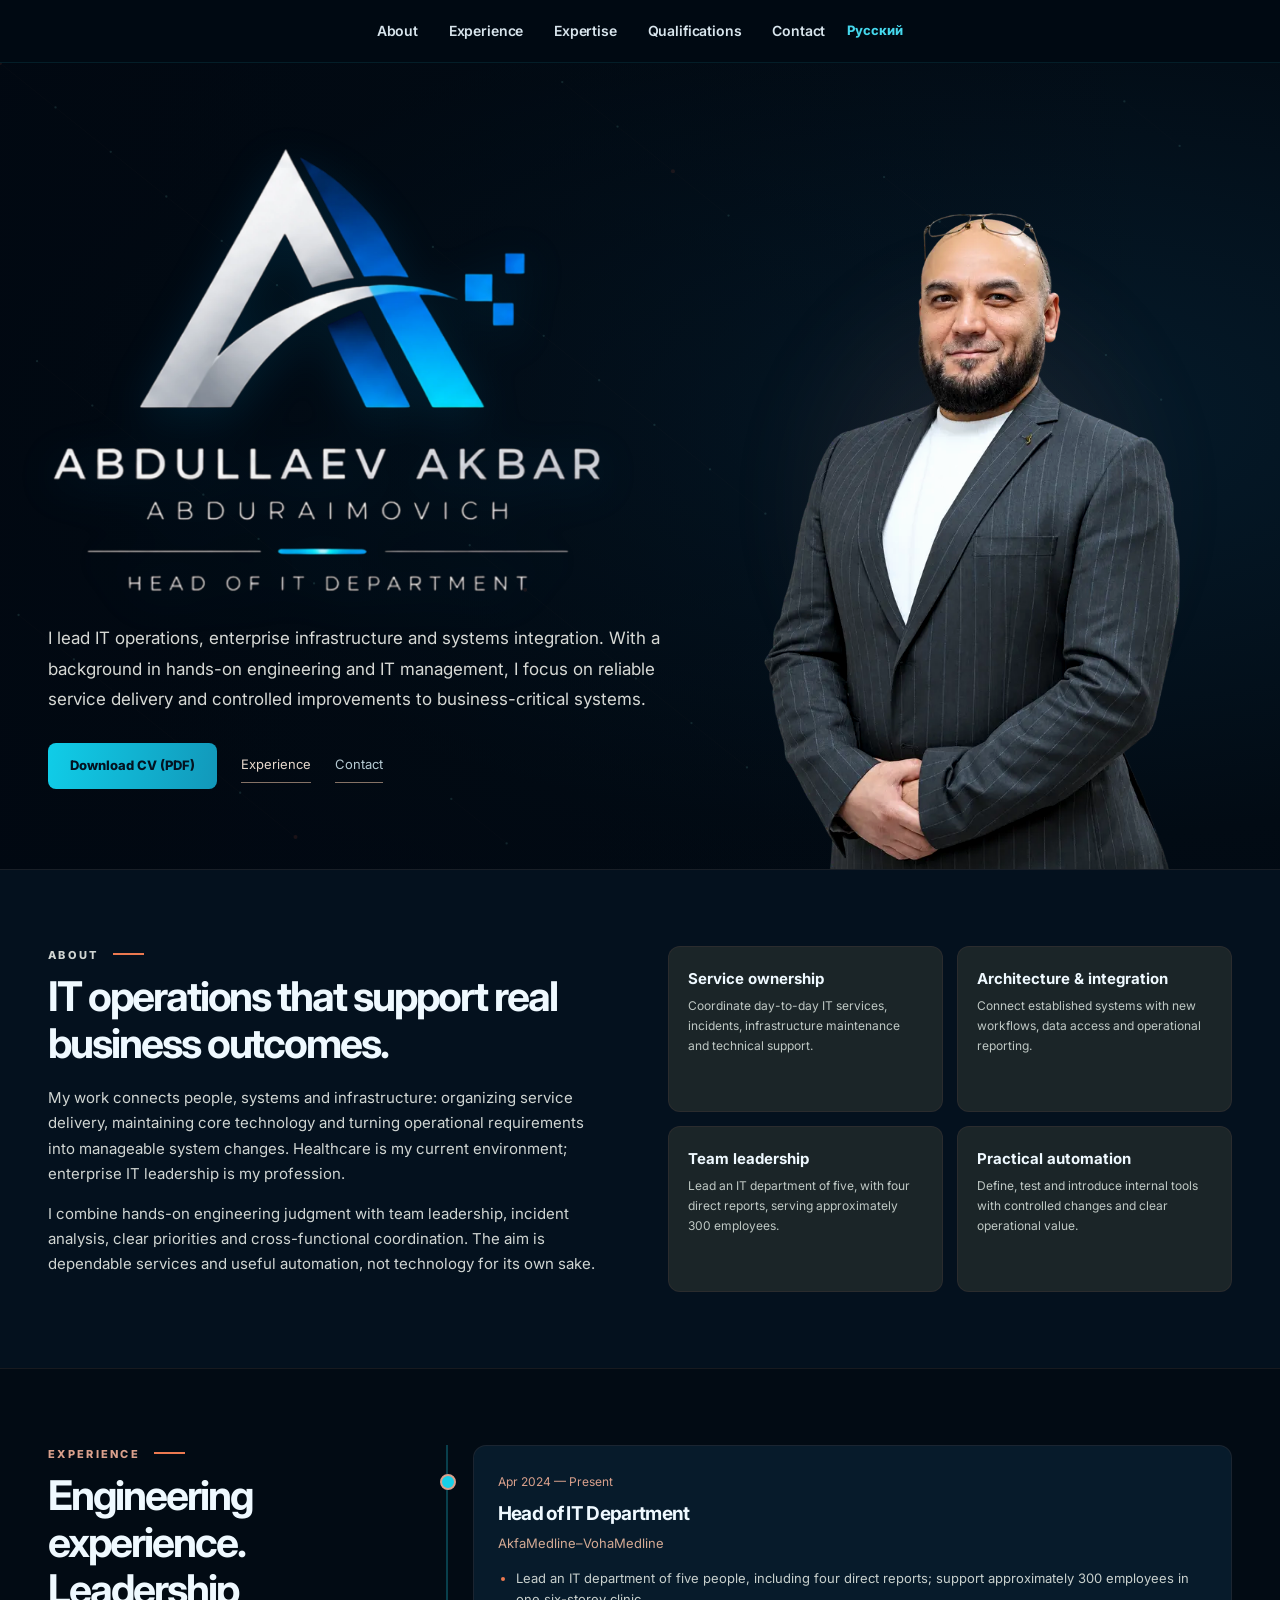
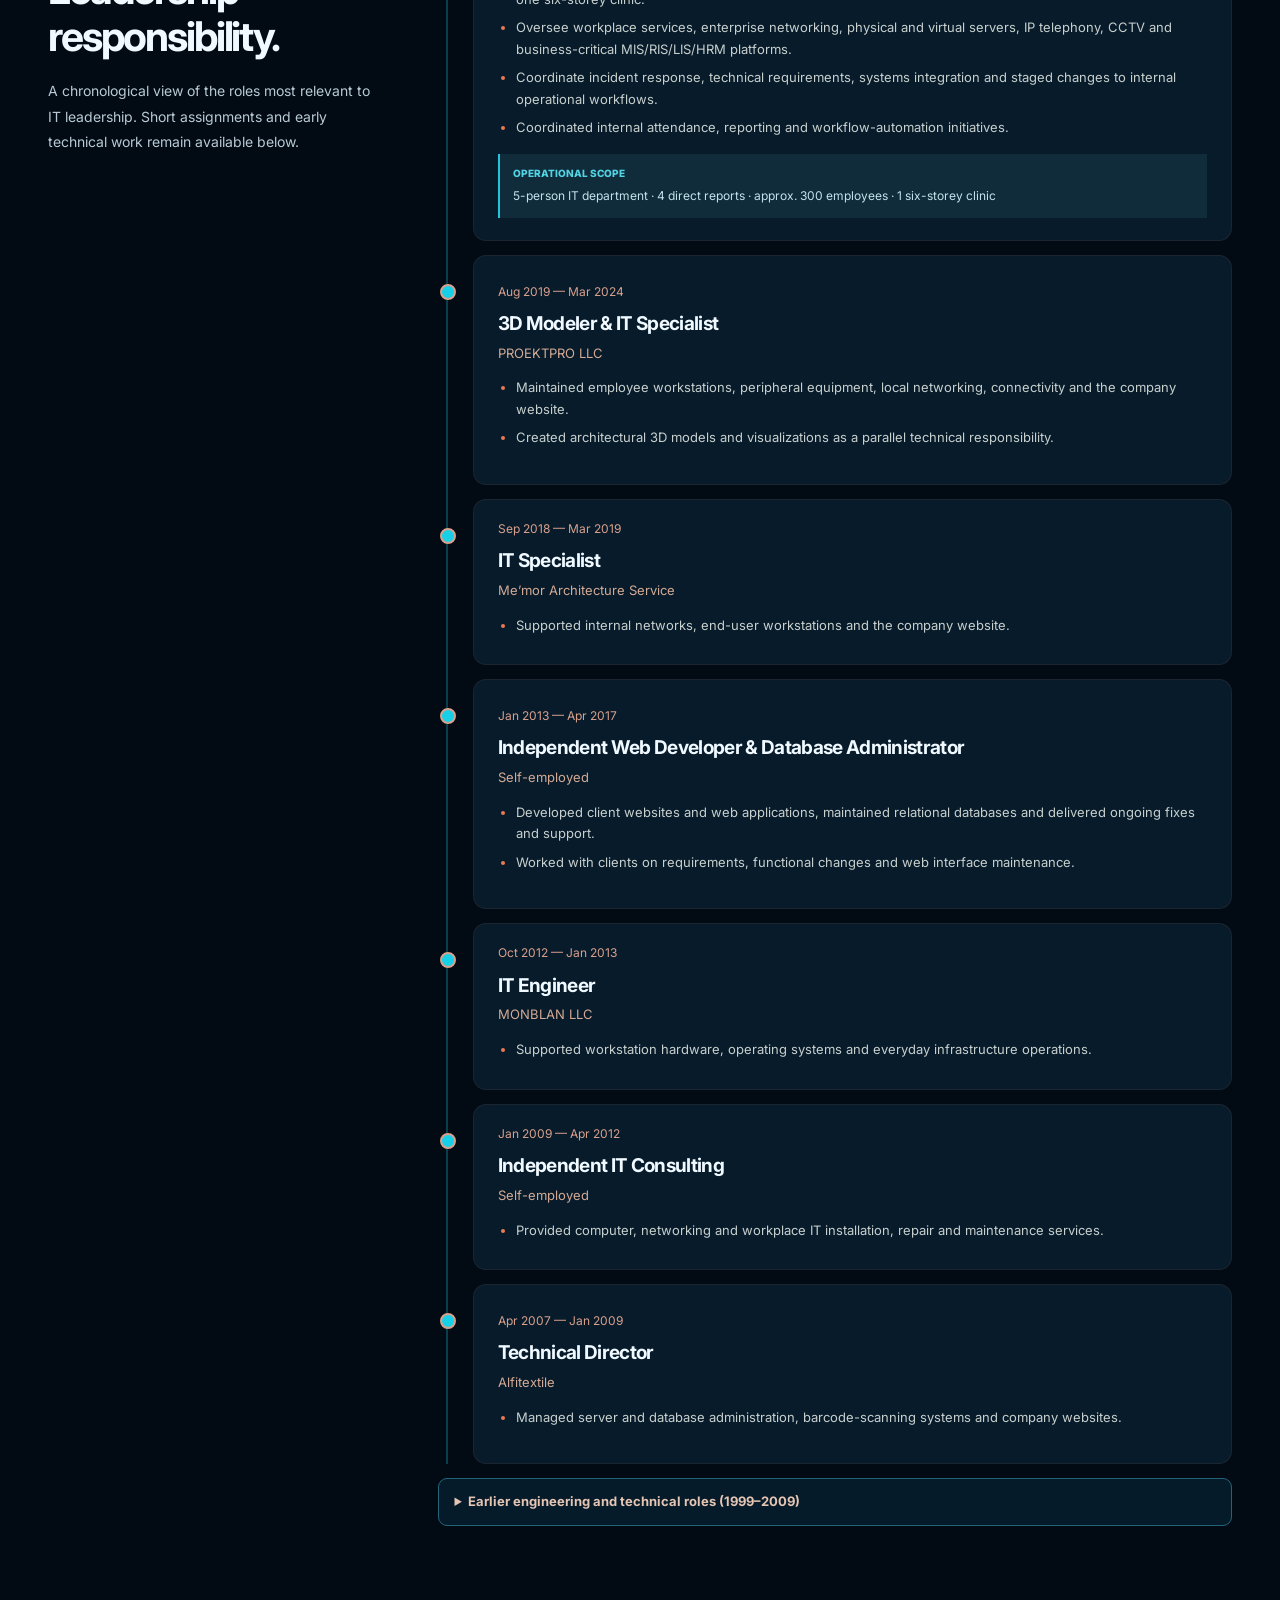
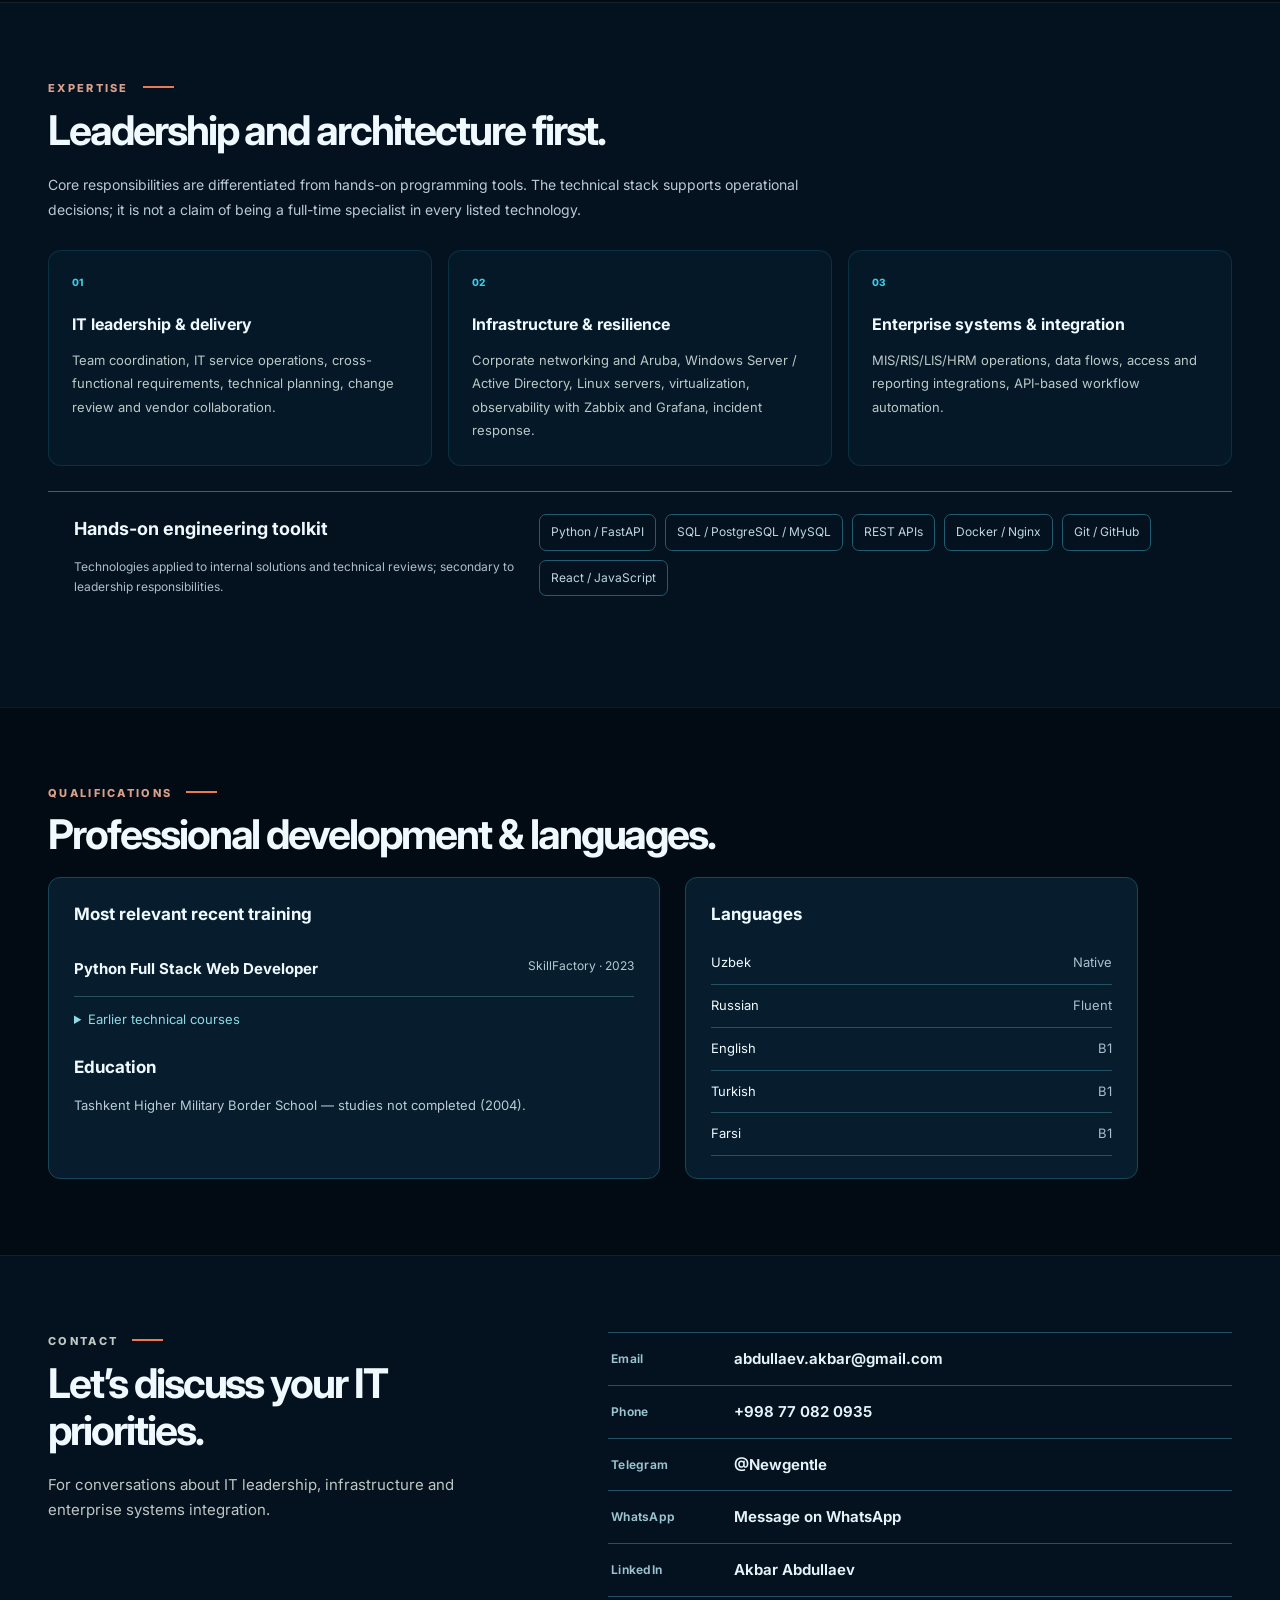
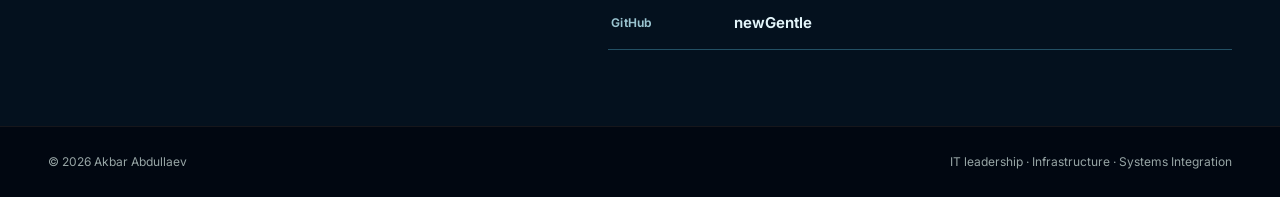
<file: index.html>
<!doctype html><html lang="en"><head><meta charset="utf-8"><link rel="icon" type="image/svg+xml" href="assets/brand-favicon-v6.svg"><link rel="icon" type="image/png" sizes="32x32" href="assets/brand-favicon-v6-32.png"><link rel="shortcut icon" href="favicon.ico" type="image/x-icon"><link rel="apple-touch-icon" sizes="180x180" href="assets/brand-favicon-v6-180.png"><meta name="viewport" content="width=device-width, initial-scale=1"><meta name="theme-color" content="#0b1215"><title>Akbar Abdullaev — Head of IT Department</title><meta name="description" content="Over 20 years in IT infrastructure, systems operations and integration. Currently leading the IT department at AkfaMedline–VohaMedline, supporting approximately 300 employees in one six-storey clinic."><link rel="stylesheet" href="assets/style.css"><link rel="stylesheet" href="assets/executive-design.css"><link rel="stylesheet" href="assets/editorial-upgrade.css"><script defer src="assets/app.js"></script><script src="assets/executive-globe.js" defer></script><link rel="canonical" href="https://newgentle.github.io/"><link rel="alternate" hreflang="en" href="https://newgentle.github.io/"><link rel="alternate" hreflang="ru" href="https://newgentle.github.io/ru/"><meta property="og:type" content="profile"><meta property="og:title" content="Akbar Abdullaev — Head of IT Department"><meta property="og:description" content="Head of IT: 20+ years in technology, leading a five-person team supporting ~300 employees. IT operations, infrastructure and systems integration."><meta property="og:url" content="https://newgentle.github.io/"><meta property="og:image" content="https://newgentle.github.io/assets/og-en.png"><meta property="og:image:width" content="1200"><meta property="og:image:height" content="630"><meta property="og:image:alt" content="Akbar Abdullaev — Head of IT"><meta name="twitter:card" content="summary_large_image"><meta name="twitter:image" content="https://newgentle.github.io/assets/og-en.png"></head><body><a class="skip" href="#main">Skip to content</a><header class="nav"><div class="wrap navin"><nav id="navlinks" class="navlinks" aria-label="Navigation"><a href="#about">About</a><a href="#experience">Experience</a><a href="#expertise">Expertise</a><a href="#qualifications">Qualifications</a><a href="#contact">Contact</a></nav><div class="navact"><a class="lang" href="ru/" hreflang="ru">Русский</a></div><button type="button" class="menubtn" aria-label="Menu" aria-expanded="false" aria-controls="navlinks">☰</button></div><div class="progress" aria-hidden="true"></div></header>
<main id="main"><section id="top" class="hero"><canvas id="executive-globe" aria-hidden="true"></canvas><canvas id="ambient" aria-hidden="true"></canvas><div class="wrap hero-layout"><div class="hero-copy"><h1 class="visually-hidden">Akbar Abdullaev — Head of IT Department</h1><div class="hero-emblem" role="img" aria-label="Personal monogram of Akbar Abdullaev"><img src="assets/personal-logo-transparent-v9.webp" alt="" width="1290" height="1062" decoding="async"></div><p class="intro">I lead IT operations, enterprise infrastructure and systems integration. With a background in hands-on engineering and IT management, I focus on reliable service delivery and controlled improvements to business-critical systems.</p><div class="actions"><a class="btn" href="assets/Akbar_Abdullaev_CV_EN.pdf" download>Download CV (PDF) </a><a href="#experience" class="textlink">Experience </a><a href="#contact" class="textlink textlink--quiet">Contact </a></div></div><div class="portrait"><img src="assets/portrait.webp" width="600" height="900" fetchpriority="high" alt="Portrait of Akbar Abdullaev"></div></div></section>
<section class="section" id="about"><div class="wrap summary-grid"><div><p class="micro">ABOUT</p><h2>IT operations that support real business outcomes.</h2><p>My work connects people, systems and infrastructure: organizing service delivery, maintaining core technology and turning operational requirements into manageable system changes. Healthcare is my current environment; enterprise IT leadership is my profession.</p><p>I combine hands-on engineering judgment with team leadership, incident analysis, clear priorities and cross-functional coordination. The aim is dependable services and useful automation, not technology for its own sake.</p></div><div class="featurelist"><article class="feature appear"><b>Service ownership</b><p>Coordinate day-to-day IT services, incidents, infrastructure maintenance and technical support.</p></article><article class="feature appear"><b>Architecture &amp; integration</b><p>Connect established systems with new workflows, data access and operational reporting.</p></article><article class="feature appear"><b>Team leadership</b><p>Lead an IT department of five, with four direct reports, serving approximately 300 employees.</p></article><article class="feature appear"><b>Practical automation</b><p>Define, test and introduce internal tools with controlled changes and clear operational value.</p></article></div></div></section>
<section class="section" id="experience"><div class="wrap experience-layout"><div><p class="micro">EXPERIENCE</p><h2>Engineering experience. Leadership responsibility.</h2><p class="section-subtext">A chronological view of the roles most relevant to IT leadership. Short assignments and early technical work remain available below.</p></div><div><div class="timeline"><article class="job appear"><time>Apr 2024 — Present</time><h3>Head of IT Department</h3><div class="org">AkfaMedline–VohaMedline</div><ul><li>Lead an IT department of five people, including four direct reports; support approximately 300 employees in one six-storey clinic.</li><li>Oversee workplace services, enterprise networking, physical and virtual servers, IP telephony, CCTV and business-critical MIS/RIS/LIS/HRM platforms.</li><li>Coordinate incident response, technical requirements, systems integration and staged changes to internal operational workflows.</li><li>Coordinated internal attendance, reporting and workflow-automation initiatives.</li></ul><p class="job-impact"><span>OPERATIONAL SCOPE</span>5-person IT department · 4 direct reports · approx. 300 employees · 1 six-storey clinic</p></article><article class="job appear"><time>Aug 2019 — Mar 2024</time><h3>3D Modeler &amp; IT Specialist</h3><div class="org">PROEKTPRO LLC</div><ul><li>Maintained employee workstations, peripheral equipment, local networking, connectivity and the company website.</li><li>Created architectural 3D models and visualizations as a parallel technical responsibility.</li></ul></article><article class="job appear job--brief"><time>Sep 2018 — Mar 2019</time><h3>IT Specialist</h3><div class="org">Me’mor Architecture Service</div><ul><li>Supported internal networks, end-user workstations and the company website.</li></ul></article><article class="job appear"><time>Jan 2013 — Apr 2017</time><h3>Independent Web Developer &amp; Database Administrator</h3><div class="org">Self-employed</div><ul><li>Developed client websites and web applications, maintained relational databases and delivered ongoing fixes and support.</li><li>Worked with clients on requirements, functional changes and web interface maintenance.</li></ul></article><article class="job appear job--brief"><time>Oct 2012 — Jan 2013</time><h3>IT Engineer</h3><div class="org">MONBLAN LLC</div><ul><li>Supported workstation hardware, operating systems and everyday infrastructure operations.</li></ul></article><article class="job appear job--brief"><time>Jan 2009 — Apr 2012</time><h3>Independent IT Consulting</h3><div class="org">Self-employed</div><ul><li>Provided computer, networking and workplace IT installation, repair and maintenance services.</li></ul></article><article class="job appear"><time>Apr 2007 — Jan 2009</time><h3>Technical Director</h3><div class="org">Alfitextile</div><ul><li>Managed server and database administration, barcode-scanning systems and company websites.</li></ul></article></div><details class="earlier"><summary>Earlier engineering and technical roles (1999–2009)</summary><ul><li>2009 — Technical Director, VIA Karavan Studio (overlapping independent work)</li><li>2007 — Technical Operator, Zarafshan Trans</li><li>2005–2006 — IT Specialist, Socio-Economic College</li><li>2005 — Technical Operator, Yuldosh Co. / Uzbekistan Railways</li><li>2004–2005 — IT Training Volunteer, IATP / IREX</li><li>2000 — Senior IT Support Specialist, OAZIS</li><li>1999–2000 — Engineer, Automatic Systems, Surkhandarya Railway Directorate</li></ul></details></div></div></section>
<section class="section" id="expertise"><div class="wrap"><p class="micro">EXPERTISE</p><h2>Leadership and architecture first.</h2><p class="section-subtext skills-subtext">Core responsibilities are differentiated from hands-on programming tools. The technical stack supports operational decisions; it is not a claim of being a full-time specialist in every listed technology.</p><div class="skills-grid primary-skills"><article class="skill appear skill--primary"><span class="skill-number">01</span><h3>IT leadership &amp; delivery</h3><p>Team coordination, IT service operations, cross-functional requirements, technical planning, change review and vendor collaboration.</p></article><article class="skill appear skill--primary"><span class="skill-number">02</span><h3>Infrastructure &amp; resilience</h3><p>Corporate networking and Aruba, Windows Server / Active Directory, Linux servers, virtualization, observability with Zabbix and Grafana, incident response.</p></article><article class="skill appear skill--primary"><span class="skill-number">03</span><h3>Enterprise systems &amp; integration</h3><p>MIS/RIS/LIS/HRM operations, data flows, access and reporting integrations, API-based workflow automation.</p></article></div><div class="hands-on appear"><div><h3>Hands-on engineering toolkit</h3><p>Technologies applied to internal solutions and technical reviews; secondary to leadership responsibilities.</p></div><div class="tools"><span class="tool-chip">Python / FastAPI</span><span class="tool-chip">SQL / PostgreSQL / MySQL</span><span class="tool-chip">REST APIs</span><span class="tool-chip">Docker / Nginx</span><span class="tool-chip">Git / GitHub</span><span class="tool-chip">React / JavaScript</span></div></div></div></section>
<section class="section" id="qualifications"><div class="wrap"><p class="micro">QUALIFICATIONS</p><h2>Professional development &amp; languages.</h2><div class="qual-grid qual-grid--compact"><div class="appear"><h3>Most relevant recent training</h3><div class="qual-recent"><strong>Python Full Stack Web Developer</strong><small>SkillFactory · 2023</small></div><details class="older-training"><summary>Earlier technical courses</summary><div class="qual-item">Website Administration — LAUR Training Center, 2005</div><div class="qual-item">IBM PC Maintenance — LAUR Training Center, 2004</div><div class="qual-item">3Ds Max Graphic Design — LAUR Training Center, 2004</div><div class="qual-item">PC Operator — Istiqlol Business School, 1999</div></details><h3 class="education-label">Education</h3><p class="education-note">Tashkent Higher Military Border School — studies not completed (2004).</p></div><div class="appear"><h3>Languages</h3><div class="language-item"><span>Uzbek</span><span class="language-level">Native</span></div><div class="language-item"><span>Russian</span><span class="language-level">Fluent</span></div><div class="language-item"><span>English</span><span class="language-level">B1</span></div><div class="language-item"><span>Turkish</span><span class="language-level">B1</span></div><div class="language-item"><span>Farsi</span><span class="language-level">B1</span></div></div></div></div></section>
<section class="section" id="contact" aria-labelledby="contact-title"><div class="wrap contact-grid"><div class="contact-intro"><p class="micro">CONTACT</p><h2 id="contact-title">Let’s discuss your IT priorities.</h2><p>For conversations about IT leadership, infrastructure and enterprise systems integration.</p></div><div class="contact-list"><a class="contact-method" href="mailto:abdullaev.akbar@gmail.com"><span class="contact-method-label">Email</span><span class="contact-method-value">abdullaev.akbar@gmail.com</span></a><a class="contact-method" href="tel:+998770820935"><span class="contact-method-label">Phone</span><span class="contact-method-value">+998 77 082 0935</span></a><a class="contact-method" href="https://t.me/Newgentle" target="_blank" rel="noopener noreferrer"><span class="contact-method-label">Telegram</span><span class="contact-method-value">@Newgentle</span></a><a class="contact-method" href="https://wa.me/998770820935" target="_blank" rel="noopener noreferrer"><span class="contact-method-label">WhatsApp</span><span class="contact-method-value">Message on WhatsApp</span></a><a class="contact-method" href="https://www.linkedin.com/in/akbar-abdullaev-b7697072/" target="_blank" rel="noopener noreferrer"><span class="contact-method-label">LinkedIn</span><span class="contact-method-value">Akbar Abdullaev</span></a><a class="contact-method" href="https://github.com/newGentle" target="_blank" rel="noopener noreferrer"><span class="contact-method-label">GitHub</span><span class="contact-method-value">newGentle</span></a></div></div></section></main><footer class="footer"><div class="wrap footinner"><span>© 2026 Akbar Abdullaev</span><span>IT leadership · Infrastructure · Systems Integration</span></div></footer></body></html>
</file>
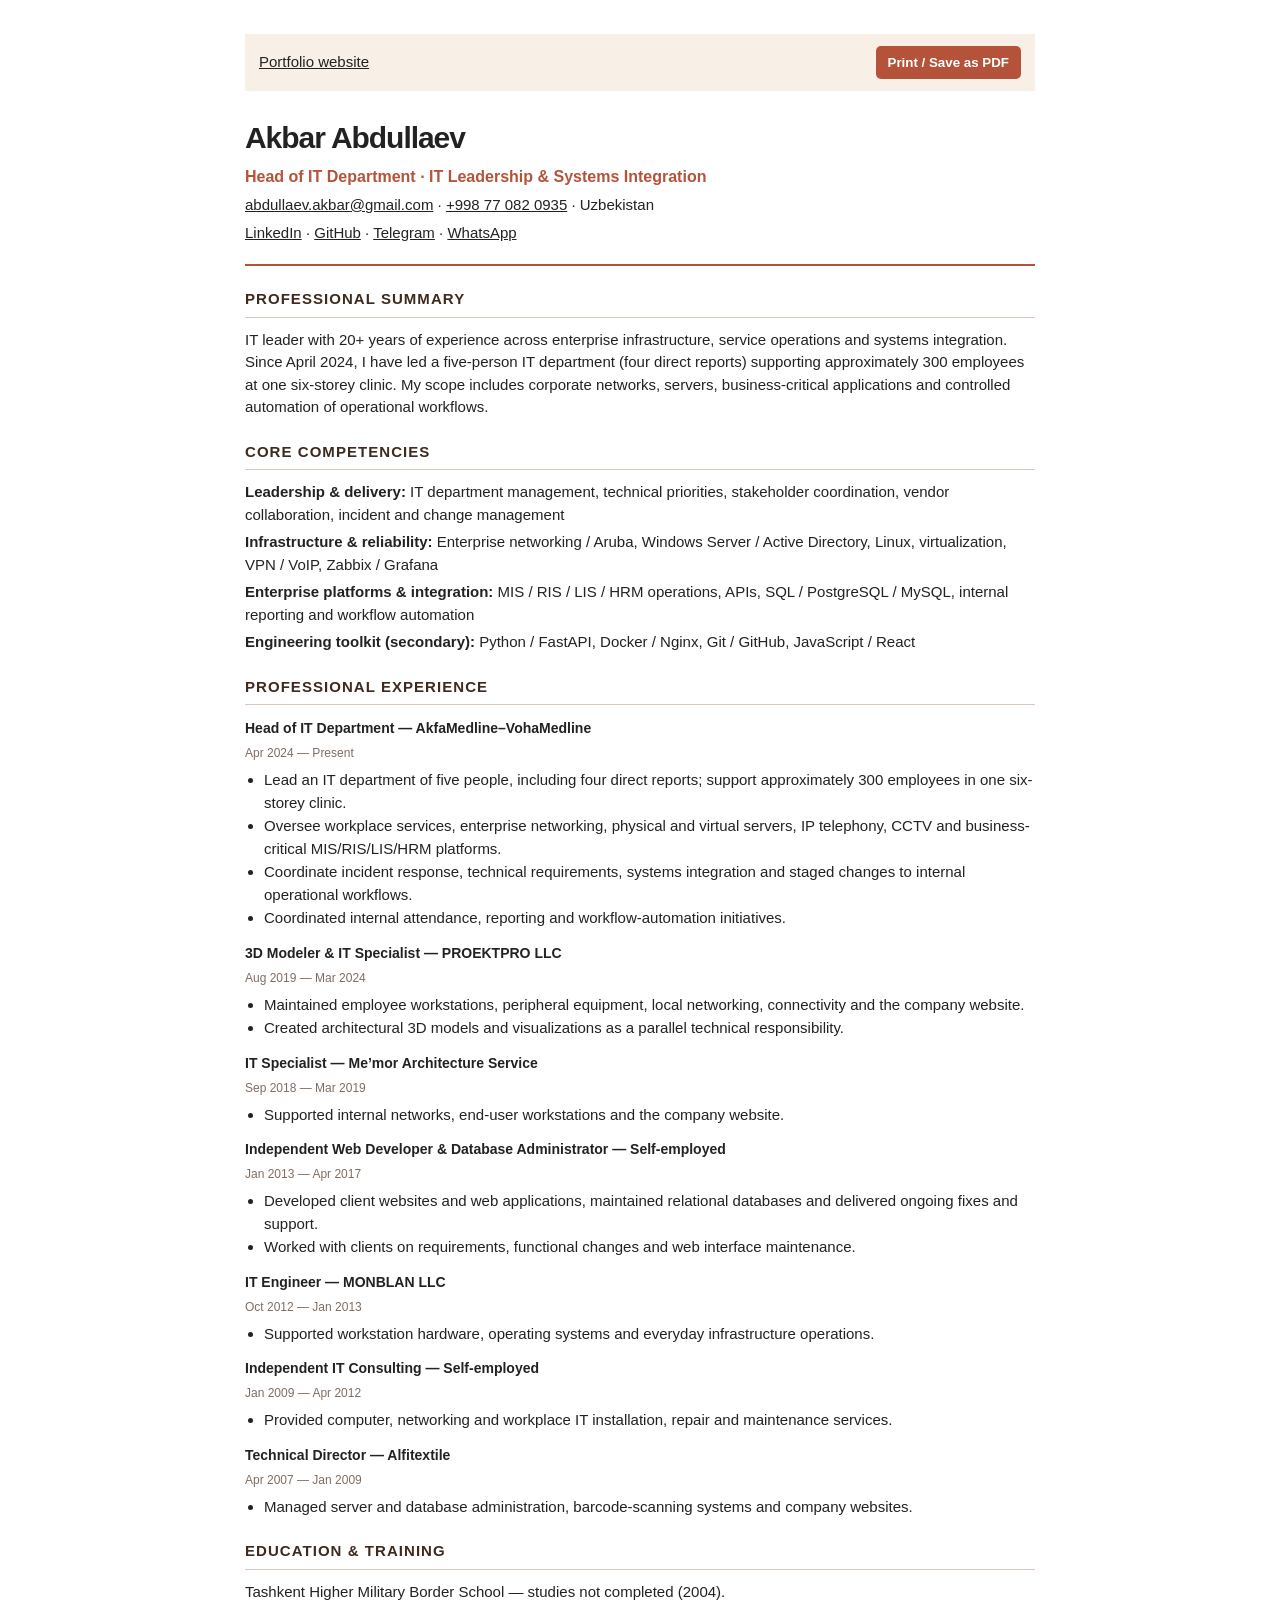
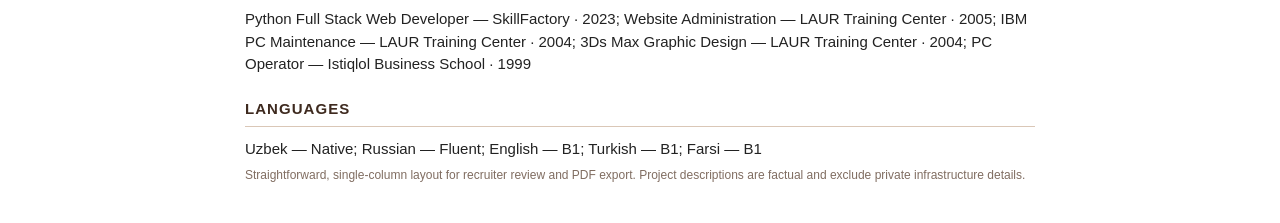
<file: resume/index.html>
<!doctype html>
<html lang="en"><head><meta charset="utf-8"><meta name="viewport" content="width=device-width,initial-scale=1">
<meta name="robots" content="noindex,follow"><title>Akbar Abdullaev · ATS-FRIENDLY CV</title>
<style>
:root{--accent:#B5523A;--ink:#3E2A1F;--muted:#806D61}
body{font:15px/1.5 Arial,sans-serif;color:#222;max-width:790px;margin:0 auto;padding:34px 38px;background:#fff}
a{color:inherit}h1{font-size:30px;letter-spacing:-.035em;margin:0 0 2px}h2{font-size:15px;letter-spacing:.07em;text-transform:uppercase;border-bottom:1px solid #dac7b7;color:var(--ink);padding-bottom:6px;margin:22px 0 11px}h3{font-size:14px;margin:13px 0 2px}p{margin:5px 0}.role{color:var(--accent);font-size:16px;font-weight:700}.print-toolbar{background:#F8EFE6;padding:12px 14px;margin-bottom:24px;display:flex;justify-content:space-between;align-items:center;gap:14px}button{background:var(--accent);border:0;padding:9px 12px;color:white;border-radius:5px;cursor:pointer;font-weight:700}header{padding-bottom:15px;border-bottom:2px solid var(--accent)}.resume-job{break-inside:avoid;margin:0 0 12px}.period{color:var(--muted);font-size:12px}ul{padding-left:19px;margin:7px 0}li{margin:3px 0}.note{color:var(--muted);font-size:12px}@media(max-width:500px){body{padding:18px}.print-toolbar{display:grid}}@page{size:A4;margin:14mm 16mm}@media print{body{max-width:none;padding:0;font:10.5pt/1.4 Arial,sans-serif}.print-toolbar{display:none}h1{font-size:22pt}h2{font-size:12pt;margin:14px 0 8px}h3{font-size:10.5pt}.resume-job{break-inside:avoid}}
 .resume-job li{margin:1px 0} .resume-job{margin-bottom:6px} @media print{body{font:9.1pt/1.29 Arial,sans-serif} h2{margin:12px 0 5px} .resume-job{break-inside:avoid} .resume-job h3{font-size:10pt} .resume-job li{margin:1px 0}} </style></head><body>
<div class="print-toolbar"><a href="../">Portfolio website </a><button type="button" onclick="window.print()">Print / Save as PDF</button></div>
<header><h1>Akbar Abdullaev</h1><p class="role">Head of IT Department · IT Leadership &amp; Systems Integration</p>
<p><a href="mailto:abdullaev.akbar@gmail.com">abdullaev.akbar@gmail.com</a> · <a href="tel:+998770820935">+998 77 082 0935</a> · Uzbekistan</p>
<p><a href="https://www.linkedin.com/in/akbar-abdullaev-b7697072/">LinkedIn</a> · <a href="https://github.com/newGentle">GitHub</a> · <a href="https://t.me/Newgentle">Telegram</a> · <a href="https://wa.me/998770820935">WhatsApp</a></p></header>
<main><h2>Professional summary</h2><p>IT leader with 20+ years of experience across enterprise infrastructure, service operations and systems integration. Since April 2024, I have led a five-person IT department (four direct reports) supporting approximately 300 employees at one six-storey clinic. My scope includes corporate networks, servers, business-critical applications and controlled automation of operational workflows.</p><h2>Core competencies</h2><p><strong>Leadership & delivery:</strong> IT department management, technical priorities, stakeholder coordination, vendor collaboration, incident and change management</p><p><strong>Infrastructure & reliability:</strong> Enterprise networking / Aruba, Windows Server / Active Directory, Linux, virtualization, VPN / VoIP, Zabbix / Grafana</p><p><strong>Enterprise platforms & integration:</strong> MIS / RIS / LIS / HRM operations, APIs, SQL / PostgreSQL / MySQL, internal reporting and workflow automation</p><p><strong>Engineering toolkit (secondary):</strong> Python / FastAPI, Docker / Nginx, Git / GitHub, JavaScript / React</p><h2>Professional experience</h2>
<section class="resume-job"><h3>Head of IT Department — AkfaMedline–VohaMedline</h3><p class="period">Apr 2024 — Present</p><ul><li>Lead an IT department of five people, including four direct reports; support approximately 300 employees in one six-storey clinic.</li><li>Oversee workplace services, enterprise networking, physical and virtual servers, IP telephony, CCTV and business-critical MIS/RIS/LIS/HRM platforms.</li><li>Coordinate incident response, technical requirements, systems integration and staged changes to internal operational workflows.</li><li>Coordinated internal attendance, reporting and workflow-automation initiatives.</li></ul></section><section class="resume-job"><h3>3D Modeler &amp; IT Specialist — PROEKTPRO LLC</h3><p class="period">Aug 2019 — Mar 2024</p><ul><li>Maintained employee workstations, peripheral equipment, local networking, connectivity and the company website.</li><li>Created architectural 3D models and visualizations as a parallel technical responsibility.</li></ul></section><section class="resume-job"><h3>IT Specialist — Me’mor Architecture Service</h3><p class="period">Sep 2018 — Mar 2019</p><ul><li>Supported internal networks, end-user workstations and the company website.</li></ul></section><section class="resume-job"><h3>Independent Web Developer &amp; Database Administrator — Self-employed</h3><p class="period">Jan 2013 — Apr 2017</p><ul><li>Developed client websites and web applications, maintained relational databases and delivered ongoing fixes and support.</li><li>Worked with clients on requirements, functional changes and web interface maintenance.</li></ul></section><section class="resume-job"><h3>IT Engineer — MONBLAN LLC</h3><p class="period">Oct 2012 — Jan 2013</p><ul><li>Supported workstation hardware, operating systems and everyday infrastructure operations.</li></ul></section><section class="resume-job"><h3>Independent IT Consulting — Self-employed</h3><p class="period">Jan 2009 — Apr 2012</p><ul><li>Provided computer, networking and workplace IT installation, repair and maintenance services.</li></ul></section><section class="resume-job"><h3>Technical Director — Alfitextile</h3><p class="period">Apr 2007 — Jan 2009</p><ul><li>Managed server and database administration, barcode-scanning systems and company websites.</li></ul></section>
<h2>Education &amp; training</h2><p>Tashkent Higher Military Border School — studies not completed (2004).</p><p>Python Full Stack Web Developer — SkillFactory · 2023; Website Administration — LAUR Training Center · 2005; IBM PC Maintenance — LAUR Training Center · 2004; 3Ds Max Graphic Design — LAUR Training Center · 2004; PC Operator — Istiqlol Business School · 1999</p>
<h2>Languages</h2><p>Uzbek — Native; Russian — Fluent; English — B1; Turkish — B1; Farsi — B1</p>
<p class="note">Straightforward, single-column layout for recruiter review and PDF export. Project descriptions are factual and exclude private infrastructure details.</p></main></body></html>
</file>
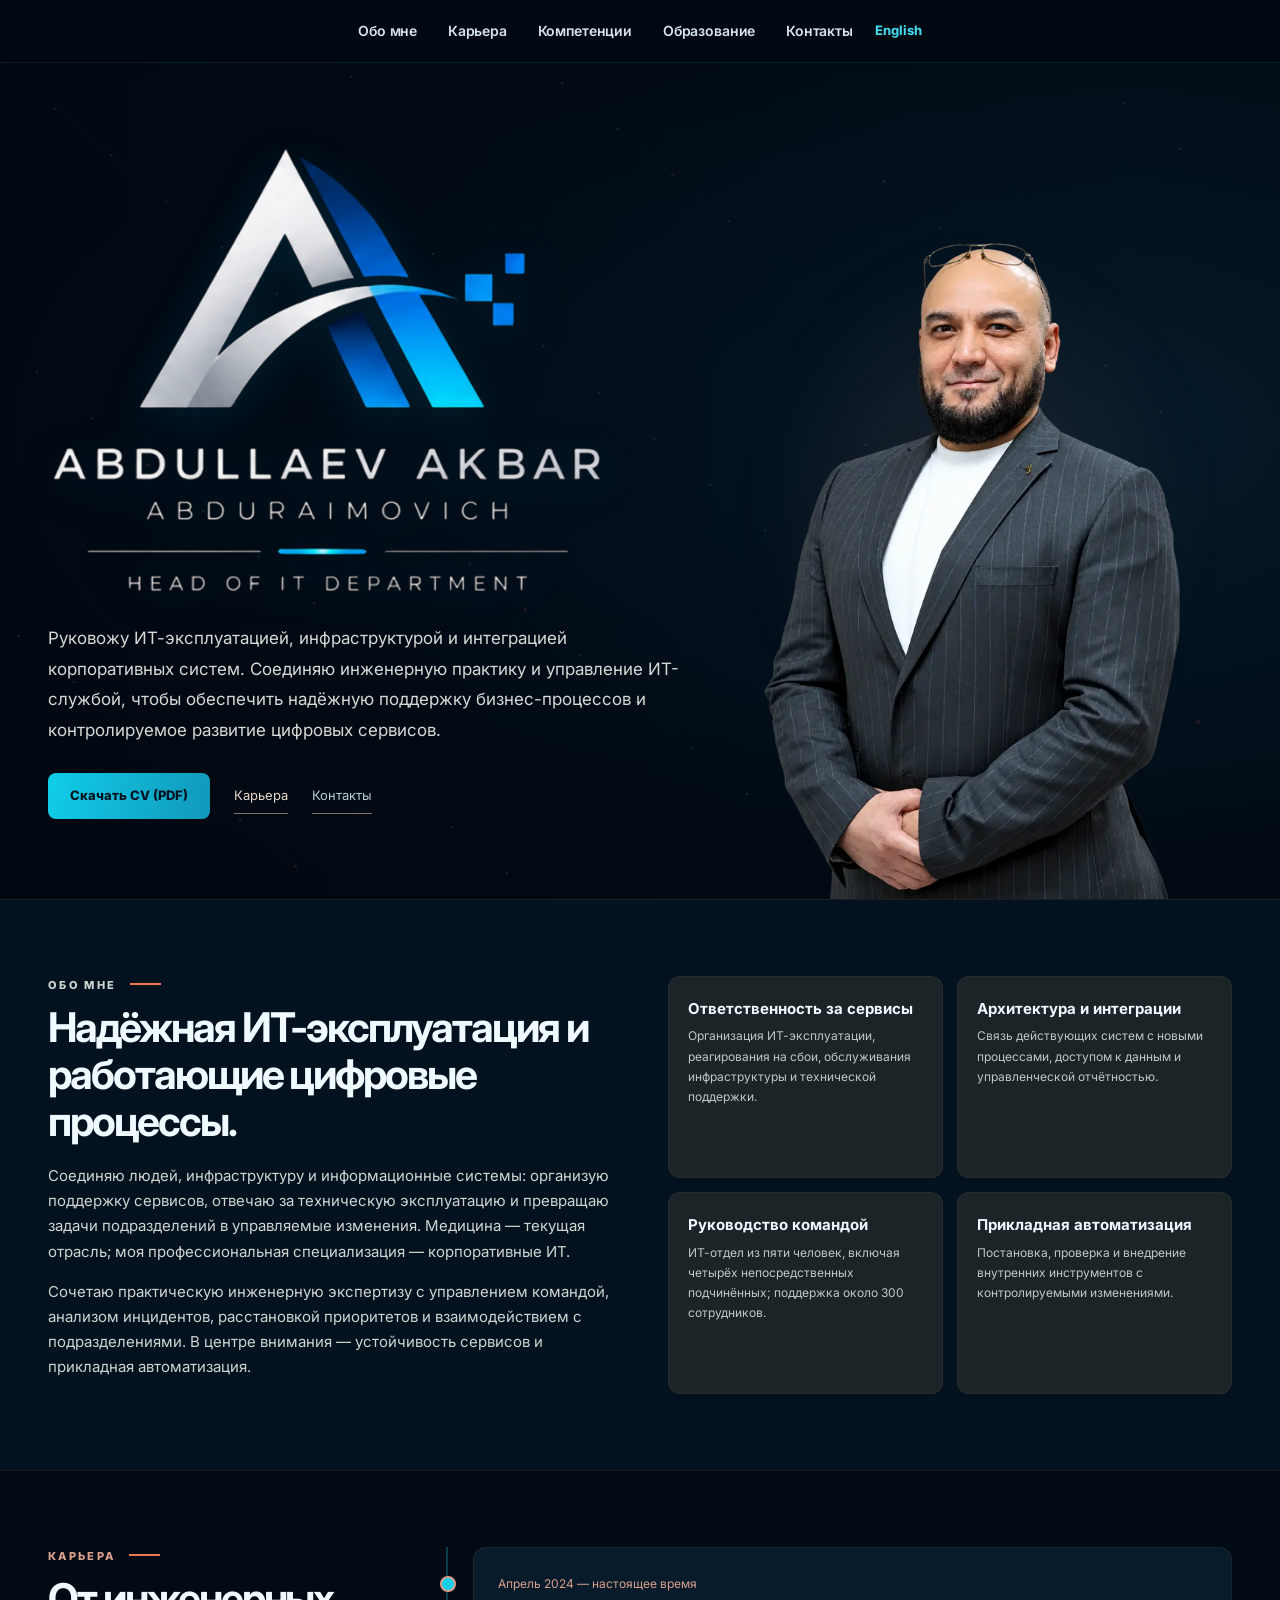
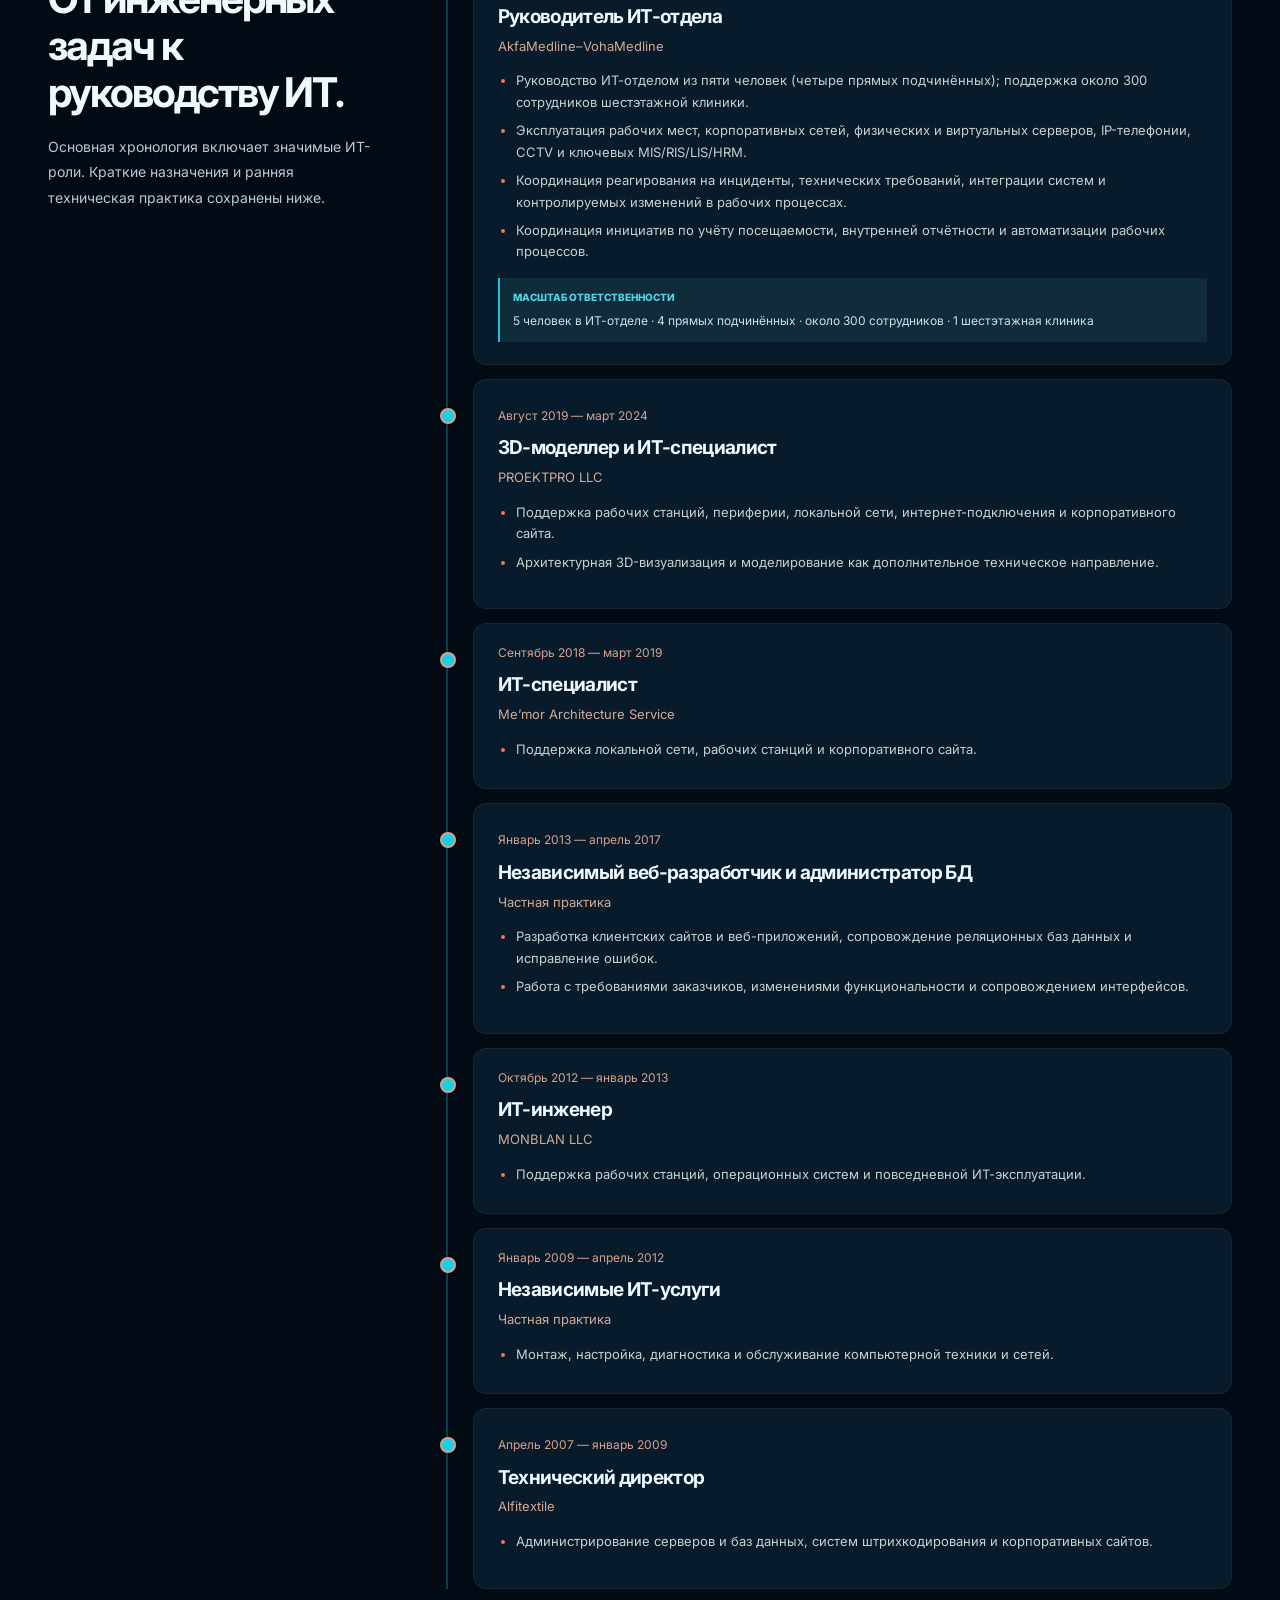
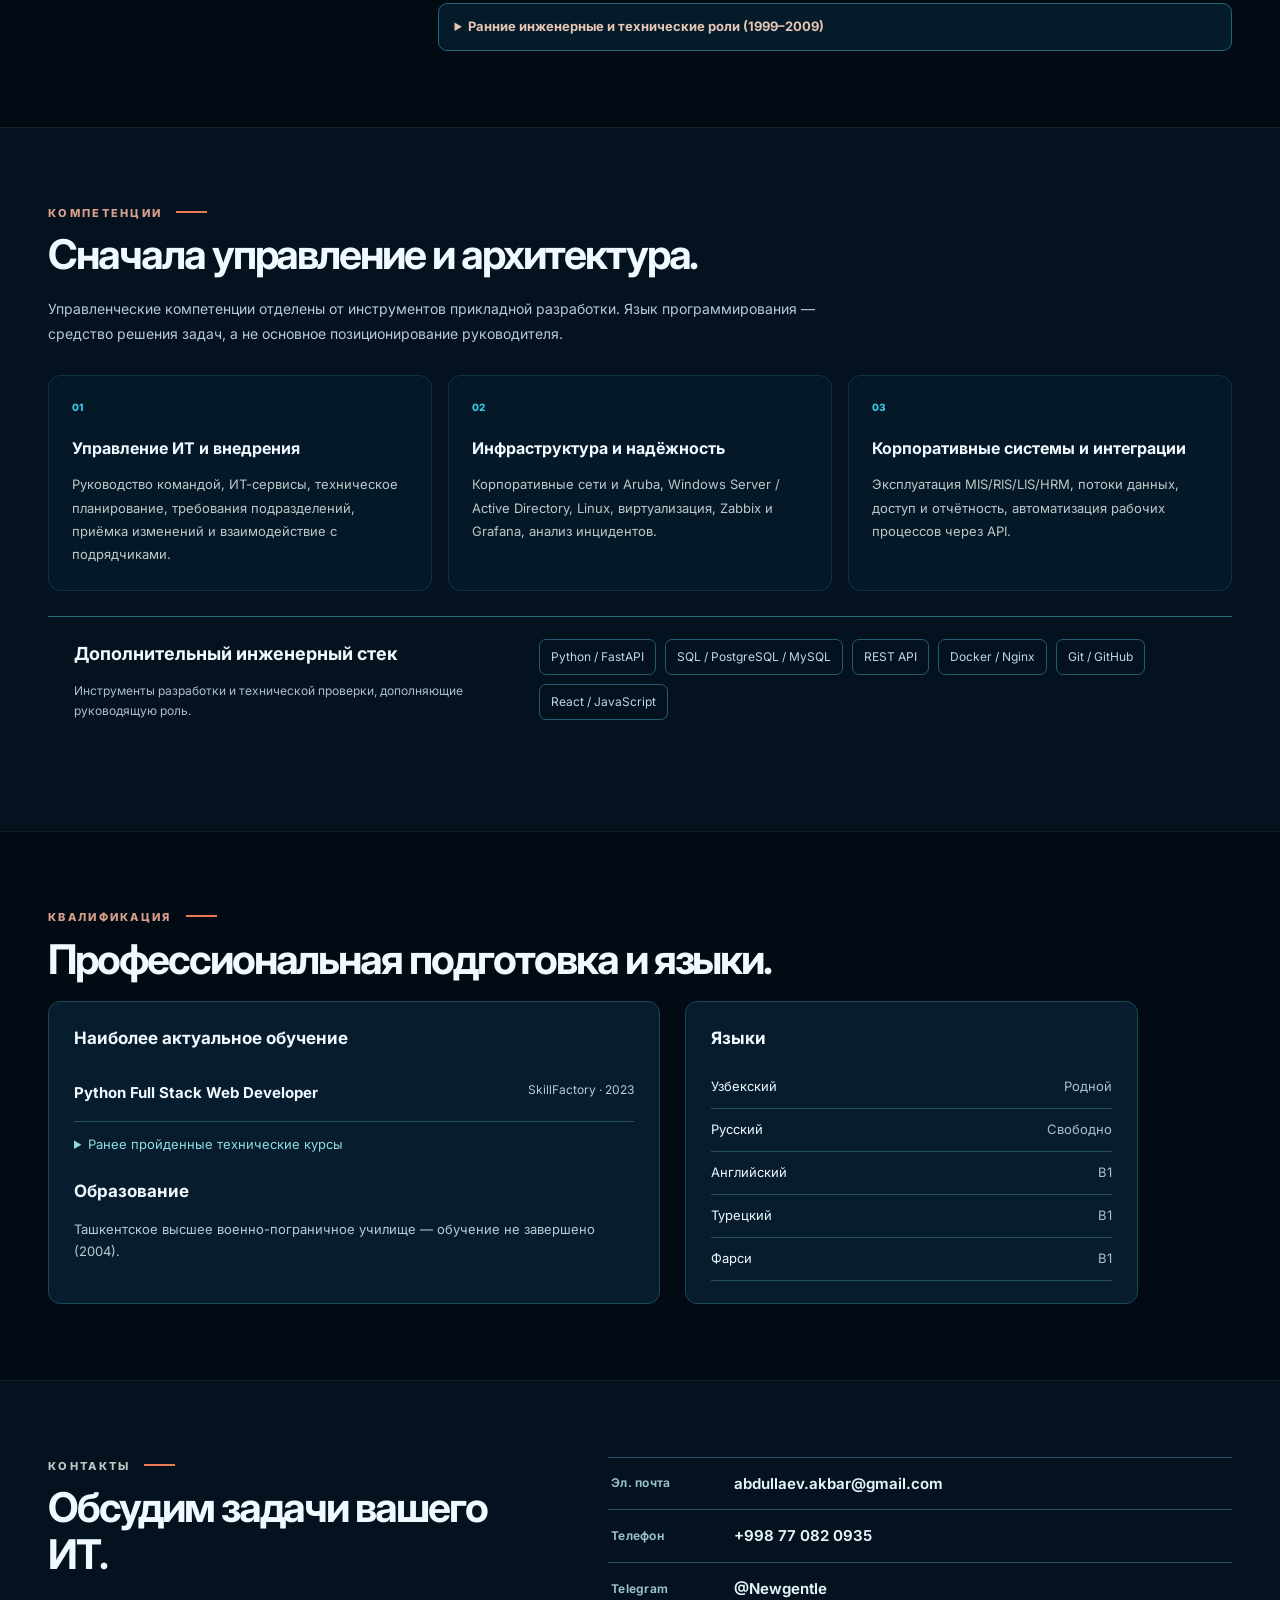
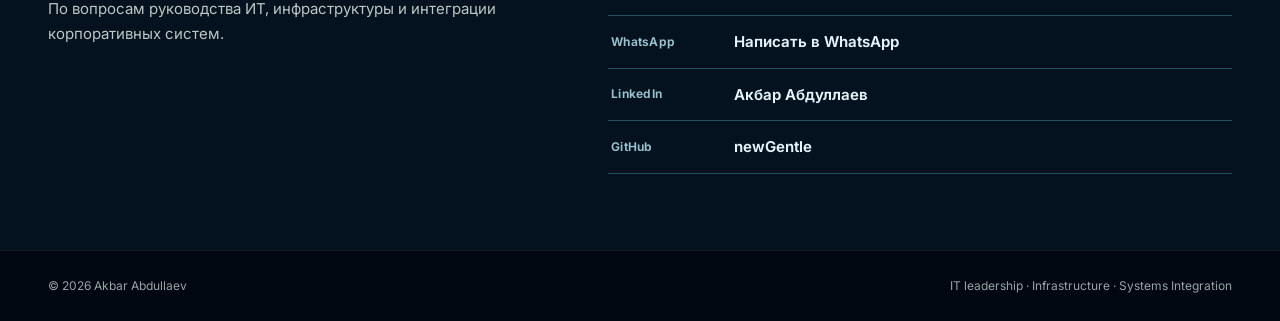
<file: ru/index.html>
<!doctype html><html lang="ru"><head><meta charset="utf-8"><link rel="icon" type="image/svg+xml" href="../assets/brand-favicon-v6.svg"><link rel="icon" type="image/png" sizes="32x32" href="../assets/brand-favicon-v6-32.png"><link rel="shortcut icon" href="../favicon.ico" type="image/x-icon"><link rel="apple-touch-icon" sizes="180x180" href="../assets/brand-favicon-v6-180.png"><meta name="viewport" content="width=device-width, initial-scale=1"><meta name="theme-color" content="#0b1215"><title>Akbar Abdullaev — Руководитель ИТ-отдела</title><meta name="description" content="Более 20 лет в ИТ: инфраструктура, эксплуатация и интеграция систем. Руководство ИТ-отделом AkfaMedline–VohaMedline, поддержка около 300 сотрудников одной шестэтажной клиники."><link rel="stylesheet" href="../assets/style.css"><link rel="stylesheet" href="../assets/executive-design.css"><link rel="stylesheet" href="../assets/editorial-upgrade.css"><script defer src="../assets/app.js"></script><script src="../assets/executive-globe.js" defer></script><link rel="canonical" href="https://newgentle.github.io/ru/"><link rel="alternate" hreflang="en" href="https://newgentle.github.io/"><link rel="alternate" hreflang="ru" href="https://newgentle.github.io/ru/"><meta property="og:type" content="profile"><meta property="og:title" content="Akbar Abdullaev — Руководитель ИТ-отдела"><meta property="og:description" content="Руководитель ИТ-отдела: 20+ лет в ИТ, команда из пяти человек, около 300 сотрудников на поддержке. Инфраструктура, ИТ-эксплуатация, интеграция систем."><meta property="og:url" content="https://newgentle.github.io/ru/"><meta property="og:image" content="https://newgentle.github.io/assets/og-ru.png"><meta property="og:image:width" content="1200"><meta property="og:image:height" content="630"><meta property="og:image:alt" content="Akbar Abdullaev — Head of IT"><meta name="twitter:card" content="summary_large_image"><meta name="twitter:image" content="https://newgentle.github.io/assets/og-ru.png"></head><body><a class="skip" href="#main">К содержимому</a><header class="nav"><div class="wrap navin"><nav id="navlinks" class="navlinks" aria-label="Navigation"><a href="#about">Обо мне</a><a href="#experience">Карьера</a><a href="#expertise">Компетенции</a><a href="#qualifications">Образование</a><a href="#contact">Контакты</a></nav><div class="navact"><a class="lang" href="../index.html" hreflang="en">English</a></div><button type="button" class="menubtn" aria-label="Menu" aria-expanded="false" aria-controls="navlinks">☰</button></div><div class="progress" aria-hidden="true"></div></header>
<main id="main"><section id="top" class="hero"><canvas id="executive-globe" aria-hidden="true"></canvas><canvas id="ambient" aria-hidden="true"></canvas><div class="wrap hero-layout"><div class="hero-copy"><h1 class="visually-hidden">Akbar Abdullaev — Руководитель ИТ-отдела</h1><div class="hero-emblem" role="img" aria-label="Personal monogram of Akbar Abdullaev"><img src="../assets/personal-logo-transparent-v9.webp" alt="" width="1290" height="1062" decoding="async"></div><p class="intro">Руковожу ИТ-эксплуатацией, инфраструктурой и интеграцией корпоративных систем. Соединяю инженерную практику и управление ИТ-службой, чтобы обеспечить надёжную поддержку бизнес-процессов и контролируемое развитие цифровых сервисов.</p><div class="actions"><a class="btn" href="../assets/Akbar_Abdullaev_CV_RU.pdf" download>Скачать CV (PDF) </a><a href="#experience" class="textlink">Карьера </a><a href="#contact" class="textlink textlink--quiet">Контакты </a></div></div><div class="portrait"><img src="../assets/portrait.webp" width="600" height="900" fetchpriority="high" alt="Профессиональный портрет Акбара Абдуллаева"></div></div></section>
<section class="section" id="about"><div class="wrap summary-grid"><div><p class="micro">ОБО МНЕ</p><h2>Надёжная ИТ-эксплуатация и работающие цифровые процессы.</h2><p>Соединяю людей, инфраструктуру и информационные системы: организую поддержку сервисов, отвечаю за техническую эксплуатацию и превращаю задачи подразделений в управляемые изменения. Медицина — текущая отрасль; моя профессиональная специализация — корпоративные ИТ.</p><p>Сочетаю практическую инженерную экспертизу с управлением командой, анализом инцидентов, расстановкой приоритетов и взаимодействием с подразделениями. В центре внимания — устойчивость сервисов и прикладная автоматизация.</p></div><div class="featurelist"><article class="feature appear"><b>Ответственность за сервисы</b><p>Организация ИТ-эксплуатации, реагирования на сбои, обслуживания инфраструктуры и технической поддержки.</p></article><article class="feature appear"><b>Архитектура и интеграции</b><p>Связь действующих систем с новыми процессами, доступом к данным и управленческой отчётностью.</p></article><article class="feature appear"><b>Руководство командой</b><p>ИТ-отдел из пяти человек, включая четырёх непосредственных подчинённых; поддержка около 300 сотрудников.</p></article><article class="feature appear"><b>Прикладная автоматизация</b><p>Постановка, проверка и внедрение внутренних инструментов с контролируемыми изменениями.</p></article></div></div></section>
<section class="section" id="experience"><div class="wrap experience-layout"><div><p class="micro">КАРЬЕРА</p><h2>От инженерных задач к руководству ИТ.</h2><p class="section-subtext">Основная хронология включает значимые ИТ-роли. Краткие назначения и ранняя техническая практика сохранены ниже.</p></div><div><div class="timeline"><article class="job appear"><time>Апрель 2024 — настоящее время</time><h3>Руководитель ИТ-отдела</h3><div class="org">AkfaMedline–VohaMedline</div><ul><li>Руководство ИТ-отделом из пяти человек (четыре прямых подчинённых); поддержка около 300 сотрудников шестэтажной клиники.</li><li>Эксплуатация рабочих мест, корпоративных сетей, физических и виртуальных серверов, IP-телефонии, CCTV и ключевых MIS/RIS/LIS/HRM.</li><li>Координация реагирования на инциденты, технических требований, интеграции систем и контролируемых изменений в рабочих процессах.</li><li>Координация инициатив по учёту посещаемости, внутренней отчётности и автоматизации рабочих процессов.</li></ul><p class="job-impact"><span>МАСШТАБ ОТВЕТСТВЕННОСТИ</span>5 человек в ИТ-отделе · 4 прямых подчинённых · около 300 сотрудников · 1 шестэтажная клиника</p></article><article class="job appear"><time>Август 2019 — март 2024</time><h3>3D-моделлер и ИТ-специалист</h3><div class="org">PROEKTPRO LLC</div><ul><li>Поддержка рабочих станций, периферии, локальной сети, интернет-подключения и корпоративного сайта.</li><li>Архитектурная 3D-визуализация и моделирование как дополнительное техническое направление.</li></ul></article><article class="job appear job--brief"><time>Сентябрь 2018 — март 2019</time><h3>ИТ-специалист</h3><div class="org">Me’mor Architecture Service</div><ul><li>Поддержка локальной сети, рабочих станций и корпоративного сайта.</li></ul></article><article class="job appear"><time>Январь 2013 — апрель 2017</time><h3>Независимый веб-разработчик и администратор БД</h3><div class="org">Частная практика</div><ul><li>Разработка клиентских сайтов и веб-приложений, сопровождение реляционных баз данных и исправление ошибок.</li><li>Работа с требованиями заказчиков, изменениями функциональности и сопровождением интерфейсов.</li></ul></article><article class="job appear job--brief"><time>Октябрь 2012 — январь 2013</time><h3>ИТ-инженер</h3><div class="org">MONBLAN LLC</div><ul><li>Поддержка рабочих станций, операционных систем и повседневной ИТ-эксплуатации.</li></ul></article><article class="job appear job--brief"><time>Январь 2009 — апрель 2012</time><h3>Независимые ИТ-услуги</h3><div class="org">Частная практика</div><ul><li>Монтаж, настройка, диагностика и обслуживание компьютерной техники и сетей.</li></ul></article><article class="job appear"><time>Апрель 2007 — январь 2009</time><h3>Технический директор</h3><div class="org">Alfitextile</div><ul><li>Администрирование серверов и баз данных, систем штрихкодирования и корпоративных сайтов.</li></ul></article></div><details class="earlier"><summary>Ранние инженерные и технические роли (1999–2009)</summary><ul><li>2009 — технический директор VIA Karavan Studio (параллельно с частной практикой)</li><li>2007 — технический оператор Zarafshan Trans</li><li>2005–2006 — ИТ-специалист Socio-Economic College</li><li>2005 — технический оператор Yuldosh Co. / Uzbekistan Railways</li><li>2004–2005 — волонтёр по ИТ-обучению IATP / IREX</li><li>2000 — старший специалист ИТ-поддержки OAZIS</li><li>1999–2000 — инженер автоматизированных систем Surkhandarya Railway Directorate</li></ul></details></div></div></section>
<section class="section" id="expertise"><div class="wrap"><p class="micro">КОМПЕТЕНЦИИ</p><h2>Сначала управление и архитектура.</h2><p class="section-subtext skills-subtext">Управленческие компетенции отделены от инструментов прикладной разработки. Язык программирования — средство решения задач, а не основное позиционирование руководителя.</p><div class="skills-grid primary-skills"><article class="skill appear skill--primary"><span class="skill-number">01</span><h3>Управление ИТ и внедрения</h3><p>Руководство командой, ИТ-сервисы, техническое планирование, требования подразделений, приёмка изменений и взаимодействие с подрядчиками.</p></article><article class="skill appear skill--primary"><span class="skill-number">02</span><h3>Инфраструктура и надёжность</h3><p>Корпоративные сети и Aruba, Windows Server / Active Directory, Linux, виртуализация, Zabbix и Grafana, анализ инцидентов.</p></article><article class="skill appear skill--primary"><span class="skill-number">03</span><h3>Корпоративные системы и интеграции</h3><p>Эксплуатация MIS/RIS/LIS/HRM, потоки данных, доступ и отчётность, автоматизация рабочих процессов через API.</p></article></div><div class="hands-on appear"><div><h3>Дополнительный инженерный стек</h3><p>Инструменты разработки и технической проверки, дополняющие руководящую роль.</p></div><div class="tools"><span class="tool-chip">Python / FastAPI</span><span class="tool-chip">SQL / PostgreSQL / MySQL</span><span class="tool-chip">REST API</span><span class="tool-chip">Docker / Nginx</span><span class="tool-chip">Git / GitHub</span><span class="tool-chip">React / JavaScript</span></div></div></div></section>
<section class="section" id="qualifications"><div class="wrap"><p class="micro">КВАЛИФИКАЦИЯ</p><h2>Профессиональная подготовка и языки.</h2><div class="qual-grid qual-grid--compact"><div class="appear"><h3>Наиболее актуальное обучение</h3><div class="qual-recent"><strong>Python Full Stack Web Developer</strong><small>SkillFactory · 2023</small></div><details class="older-training"><summary>Ранее пройденные технические курсы</summary><div class="qual-item">Администрирование сайтов — LAUR Training Center, 2005</div><div class="qual-item">Обслуживание IBM PC — LAUR Training Center, 2004</div><div class="qual-item">3Ds Max / графический дизайн — LAUR Training Center, 2004</div><div class="qual-item">Оператор ПК — Istiqlol Business School, 1999</div></details><h3 class="education-label">Образование</h3><p class="education-note">Ташкентское высшее военно-пограничное училище — обучение не завершено (2004).</p></div><div class="appear"><h3>Языки</h3><div class="language-item"><span>Узбекский</span><span class="language-level">Родной</span></div><div class="language-item"><span>Русский</span><span class="language-level">Свободно</span></div><div class="language-item"><span>Английский</span><span class="language-level">B1</span></div><div class="language-item"><span>Турецкий</span><span class="language-level">B1</span></div><div class="language-item"><span>Фарси</span><span class="language-level">B1</span></div></div></div></div></section>
<section class="section" id="contact" aria-labelledby="contact-title"><div class="wrap contact-grid"><div class="contact-intro"><p class="micro">КОНТАКТЫ</p><h2 id="contact-title">Обсудим задачи вашего ИТ.</h2><p>По вопросам руководства ИТ, инфраструктуры и интеграции корпоративных систем.</p></div><div class="contact-list"><a class="contact-method" href="mailto:abdullaev.akbar@gmail.com"><span class="contact-method-label">Эл. почта</span><span class="contact-method-value">abdullaev.akbar@gmail.com</span></a><a class="contact-method" href="tel:+998770820935"><span class="contact-method-label">Телефон</span><span class="contact-method-value">+998 77 082 0935</span></a><a class="contact-method" href="https://t.me/Newgentle" target="_blank" rel="noopener noreferrer"><span class="contact-method-label">Telegram</span><span class="contact-method-value">@Newgentle</span></a><a class="contact-method" href="https://wa.me/998770820935" target="_blank" rel="noopener noreferrer"><span class="contact-method-label">WhatsApp</span><span class="contact-method-value">Написать в WhatsApp</span></a><a class="contact-method" href="https://www.linkedin.com/in/akbar-abdullaev-b7697072/" target="_blank" rel="noopener noreferrer"><span class="contact-method-label">LinkedIn</span><span class="contact-method-value">Акбар Абдуллаев</span></a><a class="contact-method" href="https://github.com/newGentle" target="_blank" rel="noopener noreferrer"><span class="contact-method-label">GitHub</span><span class="contact-method-value">newGentle</span></a></div></div></section></main><footer class="footer"><div class="wrap footinner"><span>© 2026 Akbar Abdullaev</span><span>IT leadership · Infrastructure · Systems Integration</span></div></footer></body></html>
</file>
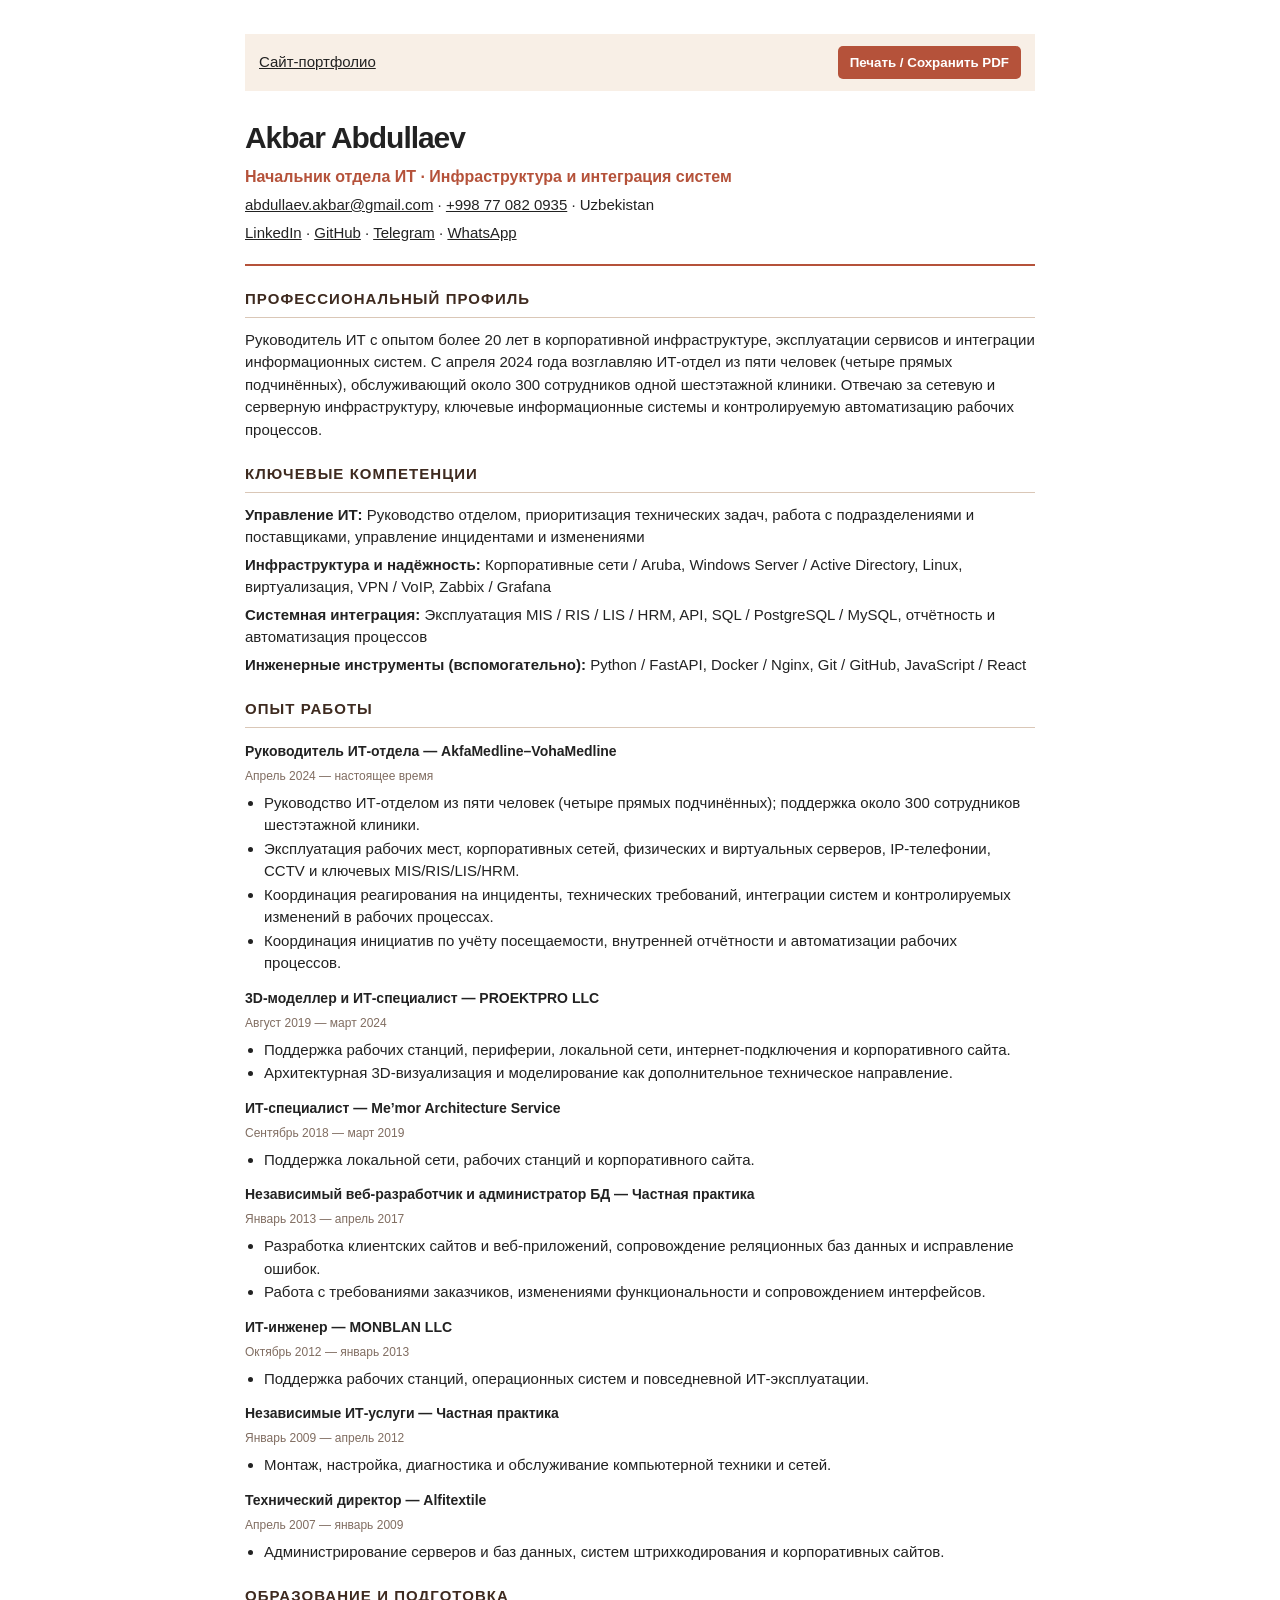
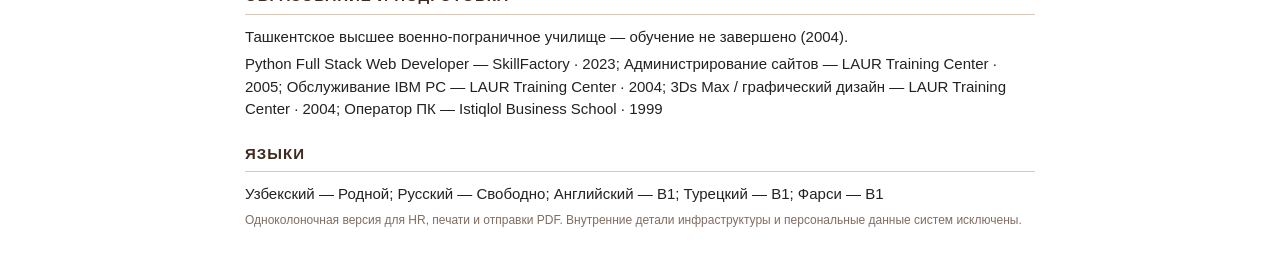
<file: ru/resume/index.html>
<!doctype html>
<html lang="ru"><head><meta charset="utf-8"><meta name="viewport" content="width=device-width,initial-scale=1">
<meta name="robots" content="noindex,follow"><title>Akbar Abdullaev · РЕЗЮМЕ ДЛЯ HR / ATS</title>
<style>
:root{--accent:#B5523A;--ink:#3E2A1F;--muted:#806D61}
body{font:15px/1.5 Arial,sans-serif;color:#222;max-width:790px;margin:0 auto;padding:34px 38px;background:#fff}
a{color:inherit}h1{font-size:30px;letter-spacing:-.035em;margin:0 0 2px}h2{font-size:15px;letter-spacing:.07em;text-transform:uppercase;border-bottom:1px solid #dac7b7;color:var(--ink);padding-bottom:6px;margin:22px 0 11px}h3{font-size:14px;margin:13px 0 2px}p{margin:5px 0}.role{color:var(--accent);font-size:16px;font-weight:700}.print-toolbar{background:#F8EFE6;padding:12px 14px;margin-bottom:24px;display:flex;justify-content:space-between;align-items:center;gap:14px}button{background:var(--accent);border:0;padding:9px 12px;color:white;border-radius:5px;cursor:pointer;font-weight:700}header{padding-bottom:15px;border-bottom:2px solid var(--accent)}.resume-job{break-inside:avoid;margin:0 0 12px}.period{color:var(--muted);font-size:12px}ul{padding-left:19px;margin:7px 0}li{margin:3px 0}.note{color:var(--muted);font-size:12px}@media(max-width:500px){body{padding:18px}.print-toolbar{display:grid}}@page{size:A4;margin:14mm 16mm}@media print{body{max-width:none;padding:0;font:10.5pt/1.4 Arial,sans-serif}.print-toolbar{display:none}h1{font-size:22pt}h2{font-size:12pt;margin:14px 0 8px}h3{font-size:10.5pt}.resume-job{break-inside:avoid}}
 .resume-job li{margin:1px 0} .resume-job{margin-bottom:6px} @media print{body{font:9.1pt/1.29 Arial,sans-serif} h2{margin:12px 0 5px} .resume-job{break-inside:avoid} .resume-job h3{font-size:10pt} .resume-job li{margin:1px 0}} </style></head><body>
<div class="print-toolbar"><a href="../../">Сайт-портфолио </a><button type="button" onclick="window.print()">Печать / Сохранить PDF</button></div>
<header><h1>Akbar Abdullaev</h1><p class="role">Начальник отдела ИТ · Инфраструктура и интеграция систем</p>
<p><a href="mailto:abdullaev.akbar@gmail.com">abdullaev.akbar@gmail.com</a> · <a href="tel:+998770820935">+998 77 082 0935</a> · Uzbekistan</p>
<p><a href="https://www.linkedin.com/in/akbar-abdullaev-b7697072/">LinkedIn</a> · <a href="https://github.com/newGentle">GitHub</a> · <a href="https://t.me/Newgentle">Telegram</a> · <a href="https://wa.me/998770820935">WhatsApp</a></p></header>
<main><h2>Профессиональный профиль</h2><p>Руководитель ИТ с опытом более 20 лет в корпоративной инфраструктуре, эксплуатации сервисов и интеграции информационных систем. С апреля 2024 года возглавляю ИТ-отдел из пяти человек (четыре прямых подчинённых), обслуживающий около 300 сотрудников одной шестэтажной клиники. Отвечаю за сетевую и серверную инфраструктуру, ключевые информационные системы и контролируемую автоматизацию рабочих процессов.</p><h2>Ключевые компетенции</h2><p><strong>Управление ИТ:</strong> Руководство отделом, приоритизация технических задач, работа с подразделениями и поставщиками, управление инцидентами и изменениями</p><p><strong>Инфраструктура и надёжность:</strong> Корпоративные сети / Aruba, Windows Server / Active Directory, Linux, виртуализация, VPN / VoIP, Zabbix / Grafana</p><p><strong>Системная интеграция:</strong> Эксплуатация MIS / RIS / LIS / HRM, API, SQL / PostgreSQL / MySQL, отчётность и автоматизация процессов</p><p><strong>Инженерные инструменты (вспомогательно):</strong> Python / FastAPI, Docker / Nginx, Git / GitHub, JavaScript / React</p><h2>Опыт работы</h2>
<section class="resume-job"><h3>Руководитель ИТ-отдела — AkfaMedline–VohaMedline</h3><p class="period">Апрель 2024 — настоящее время</p><ul><li>Руководство ИТ-отделом из пяти человек (четыре прямых подчинённых); поддержка около 300 сотрудников шестэтажной клиники.</li><li>Эксплуатация рабочих мест, корпоративных сетей, физических и виртуальных серверов, IP-телефонии, CCTV и ключевых MIS/RIS/LIS/HRM.</li><li>Координация реагирования на инциденты, технических требований, интеграции систем и контролируемых изменений в рабочих процессах.</li><li>Координация инициатив по учёту посещаемости, внутренней отчётности и автоматизации рабочих процессов.</li></ul></section><section class="resume-job"><h3>3D-моделлер и ИТ-специалист — PROEKTPRO LLC</h3><p class="period">Август 2019 — март 2024</p><ul><li>Поддержка рабочих станций, периферии, локальной сети, интернет-подключения и корпоративного сайта.</li><li>Архитектурная 3D-визуализация и моделирование как дополнительное техническое направление.</li></ul></section><section class="resume-job"><h3>ИТ-специалист — Me’mor Architecture Service</h3><p class="period">Сентябрь 2018 — март 2019</p><ul><li>Поддержка локальной сети, рабочих станций и корпоративного сайта.</li></ul></section><section class="resume-job"><h3>Независимый веб-разработчик и администратор БД — Частная практика</h3><p class="period">Январь 2013 — апрель 2017</p><ul><li>Разработка клиентских сайтов и веб-приложений, сопровождение реляционных баз данных и исправление ошибок.</li><li>Работа с требованиями заказчиков, изменениями функциональности и сопровождением интерфейсов.</li></ul></section><section class="resume-job"><h3>ИТ-инженер — MONBLAN LLC</h3><p class="period">Октябрь 2012 — январь 2013</p><ul><li>Поддержка рабочих станций, операционных систем и повседневной ИТ-эксплуатации.</li></ul></section><section class="resume-job"><h3>Независимые ИТ-услуги — Частная практика</h3><p class="period">Январь 2009 — апрель 2012</p><ul><li>Монтаж, настройка, диагностика и обслуживание компьютерной техники и сетей.</li></ul></section><section class="resume-job"><h3>Технический директор — Alfitextile</h3><p class="period">Апрель 2007 — январь 2009</p><ul><li>Администрирование серверов и баз данных, систем штрихкодирования и корпоративных сайтов.</li></ul></section>
<h2>Образование и подготовка</h2><p>Ташкентское высшее военно-пограничное училище — обучение не завершено (2004).</p><p>Python Full Stack Web Developer — SkillFactory · 2023; Администрирование сайтов — LAUR Training Center · 2005; Обслуживание IBM PC — LAUR Training Center · 2004; 3Ds Max / графический дизайн — LAUR Training Center · 2004; Оператор ПК — Istiqlol Business School · 1999</p>
<h2>Языки</h2><p>Узбекский — Родной; Русский — Свободно; Английский — B1; Турецкий — B1; Фарси — B1</p>
<p class="note">Одноколоночная версия для HR, печати и отправки PDF. Внутренние детали инфраструктуры и персональные данные систем исключены.</p></main></body></html>
</file>
<file: assets/style.css>
@import url('https://fonts.googleapis.com/css2?family=Inter:wght@400;500;600;700;800&display=swap');
:root{--bg:#0b1215;--bg2:#101a1d;--surface:#172125;--line:#3d3535;--text:#f8efe6;--muted:#bcc7c8;--accent:#b5523a;--rose:#d9a08c;--teal:#79d2c8;--width:1420px}*{box-sizing:border-box}html{scroll-behavior:smooth;scroll-padding-top:80px}body{margin:0;background:var(--bg);color:var(--text);font:15px/1.68 Inter,Arial,sans-serif;overflow-x:hidden}a{color:inherit}a:hover{color:var(--rose)}a:focus-visible,button:focus-visible,summary:focus-visible{outline:2px solid var(--teal);outline-offset:5px}button{font:inherit}.wrap{width:min(var(--width),calc(100% - 96px));margin:auto}.skip{position:absolute;left:12px;top:-60px;background:white;color:black;padding:9px;z-index:50}.skip:focus{top:12px}.nav{z-index:20;position:sticky;top:0;background:rgba(10,16,19,.94);backdrop-filter:blur(15px);border-bottom:1px solid #5b444030}.navin{height:62px;display:flex;align-items:center;gap:36px}.name{font-weight:800;text-decoration:none;white-space:nowrap;font-size:15px}.navlinks{display:flex;gap:29px;margin-left:auto}.navlinks a{text-decoration:none;color:#c9cbca;font-size:12px}.navlinks a:hover{color:var(--rose)}.navact{display:flex;align-items:center;gap:18px;font-size:12px}.lang{color:var(--rose);font-weight:800;text-decoration:none}.navcv{padding:8px 13px;border:1px solid #825349;border-radius:7px;text-decoration:none}.menubtn{display:none;cursor:pointer;border:1px solid #77584d;border-radius:7px;background:#172125;color:white;padding:7px 11px}.progress{height:2px;background:linear-gradient(90deg,var(--accent),var(--rose));width:0;position:absolute;bottom:0;left:0}
.hero{min-height:620px;position:relative;isolation:isolate;overflow:hidden;background:radial-gradient(ellipse at 75% 29%,#292b2a 0%,#0c1418 54%,#0b1215 90%)}.hero:before{content:'';position:absolute;inset:0;z-index:-1;background:radial-gradient(circle at 77% 25%,#b5523a14,transparent 33%),linear-gradient(120deg,transparent 62%,#b5523a12 83%,transparent)}canvas#ambient{position:absolute;inset:0;pointer-events:none;opacity:.5;z-index:-1}.hero-layout{min-height:620px;position:relative;display:grid;grid-template-columns:1fr 0.79fr;align-items:center;gap:20px}.hero-copy{z-index:1;padding:52px 0 68px;max-width:730px}.eyebrow{font-size:11px;letter-spacing:.25em;font-weight:700;color:#c9afa0;text-transform:uppercase}.hero h1{font-size:clamp(54px,6.1vw,93px);letter-spacing:-.065em;line-height:1.035;margin:12px 0 9px;max-width:790px;font-weight:800}.hero h1 em{font-style:normal;background:linear-gradient(95deg,#e9ae95,#b5523a);background-clip:text;color:transparent}.role{font-size:clamp(21px,2.6vw,36px);font-weight:700;letter-spacing:-.04em;line-height:1.25;margin:0 0 6px}.specialty{font-size:17px;letter-spacing:.09em;color:#aebdc1;margin:0 0 19px}.intro{font-size:15px;color:#d7d9d5;max-width:640px;line-height:1.6;margin:0 0 25px}.metrics{display:flex;gap:24px;flex-wrap:wrap;margin:20px 0 25px}.metric{padding-right:23px;border-right:1px solid #5c5551;min-width:142px}.metric:last-child{border:0}.metric strong{font-size:29px;line-height:1.05;color:#f8efe6;font-weight:800;display:block}.metric small{font-size:11px;color:#bfc4c1;display:block;line-height:1.55;margin-top:6px}.actions{display:flex;align-items:center;gap:24px;flex-wrap:wrap}.btn{padding:12px 22px;background:var(--accent);color:white;text-decoration:none;border-radius:8px;font-weight:700;font-size:13px;display:inline-block}.btn:hover{background:#cc6a52;color:white}.textlink{font-size:13px;color:#e7d8cc;text-decoration:none;border-bottom:1px solid #857266;padding:6px 0}.portrait{position:relative;align-self:end;width:min(100%,540px);height:100%;display:flex;align-items:end;justify-content:center}.portrait:before{content:'';position:absolute;bottom:8%;left:0;width:100%;height:75%;background:radial-gradient(ellipse,#a55f4b2c,transparent 61%);filter:blur(25px)}.portrait img{display:block;position:relative;width:min(100%,530px);max-height:665px;height:auto;object-fit:contain;object-position:bottom;filter:drop-shadow(0 12px 33px #0005);margin-bottom:-1px}
.section{padding:76px 0;border-top:1px solid #5f4e463b;position:relative}.section:nth-of-type(even){background:#101a1d}.micro{color:var(--rose);font-size:11px;font-weight:800;letter-spacing:.21em;text-transform:uppercase;margin:0 0 9px}.micro:after{content:'';display:inline-block;width:31px;height:2px;background:var(--accent);margin:0 0 4px 14px}.section h2{font-size:clamp(29px,3.2vw,44px);letter-spacing:-.05em;line-height:1.15;margin:0 0 18px}.summary-grid{display:grid;grid-template-columns:1fr 1fr;gap:55px}.summary-grid p{color:#d0d5d2;max-width:610px}.featurelist{display:grid;grid-template-columns:1fr 1fr;gap:14px}.feature{border:1px solid #5f48443b;border-radius:12px;background:#1b2528;padding:19px}.feature b{font-size:15px}.feature p{font-size:12px;margin:5px 0 0;color:#bfc8c4}.experience-layout{display:grid;grid-template-columns:.65fr 1.35fr;gap:70px}.timeline{border-left:2px solid #b5523a60;margin-left:8px;padding-left:25px}.job{position:relative;margin-bottom:19px;padding:24px;border:1px solid #624b4936;border-radius:13px;background:#182328}.job:before{content:'';position:absolute;left:-34px;top:28px;border:2px solid var(--rose);background:#111719;width:12px;height:12px;border-radius:50%}.job time{font-size:12px;color:var(--rose)}.job h3{font-size:19px;letter-spacing:-.035em;margin:5px 0 3px}.org{color:#d4aa94;font-size:13px}.job ul{padding-left:18px;color:#c8d0cd;font-size:13px}.job li{margin:7px 0}.job li::marker{color:var(--accent)}.earlier{border:1px solid #73574c5c;border-radius:9px;background:#1b2528;padding:12px 16px;font-size:13px}.earlier summary{cursor:pointer;font-weight:700;color:#e5c5b4}.earlier li{margin:8px 0;color:#c8d0cd}.skills-grid{display:grid;grid-template-columns:repeat(3,1fr);gap:16px}.skill{border:1px solid #70534d50;border-radius:13px;background:#192529;padding:24px;transition:transform .25s,border-color .25s,background .25s}.skill:hover{transform:translateY(-4px);border-color:#d9a08c8f;background:#233035}.skill h3{margin:0 0 11px;font-size:16px}.skill p{font-size:12px;color:#bbc9c6;margin:0}.qual-grid{display:grid;grid-template-columns:1fr 1fr;gap:30px}.qual-grid>div{padding:20px 25px;background:#192428;border:1px solid #76544837;border-radius:12px}.qual-grid h3{font-size:17px;margin:0 0 14px}.qual-item{font-size:13px;color:#cdd1ce;padding:9px 0;border-bottom:1px solid #70534d35}.qual-item:last-child{border:0}.contact-grid{display:grid;grid-template-columns:1fr 1fr;gap:60px}.contact-grid p{color:#bec7c3}.email{font-size:clamp(18px,2.5vw,30px);font-weight:800;color:#f1dfd1;overflow-wrap:anywhere}.social{display:flex;gap:22px;flex-wrap:wrap;margin-top:18px}.social a{text-decoration:none;color:#c9d0cb;font-weight:600}.footer{border-top:1px solid #604d4238;padding:25px 0;color:#97a5a5;font-size:12px}.footinner{display:flex;justify-content:space-between}.appear{opacity:1;transform:none;transition:opacity .65s,transform .65s}.motion-ready .appear{opacity:0;transform:translateY(13px)}.motion-ready .appear.visible{opacity:1;transform:none}@media(max-width:960px){.wrap{width:calc(100% - 40px)}.navlinks{gap:15px}.hero-layout{min-height:560px}.hero h1{font-size:clamp(48px,6vw,68px)}.portrait img{max-height:540px}.metrics{gap:11px}.metric{padding-right:12px;min-width:110px}.summary-grid,.experience-layout{gap:30px}}
@media(max-width:720px){.navin{height:62px;gap:14px}.navlinks{display:none;position:absolute;top:64px;left:0;right:0;z-index:30;flex-direction:column;background:#152025;padding:16px 25px;border-bottom:1px solid #a46e5e}.navlinks.open{display:flex}.navact{margin-left:auto}.navcv{display:none}.menubtn{display:block}.hero-layout{grid-template-columns:1fr;gap:0}.hero-copy{padding:54px 0 0}.hero h1{font-size:clamp(47px,11vw,75px)}.intro{font-size:14px}.metrics{gap:15px}.portrait{margin:auto;height:auto;width:min(400px,85%)}.portrait img{max-height:560px}.section{padding:56px 0}.summary-grid,.experience-layout,.contact-grid{grid-template-columns:1fr}.featurelist,.qual-grid{grid-template-columns:1fr}.skills-grid{grid-template-columns:repeat(2,1fr)}.footinner{display:block}}
@media(max-width:430px){.wrap{width:calc(100% - 30px)}.hero h1{font-size:44px}.specialty{font-size:13px}.metric strong{font-size:24px}.metric small{font-size:10px}.metric{min-width:90px;padding-right:10px}.skills-grid{grid-template-columns:1fr}.actions{gap:17px}.name{font-size:12px}.hero-copy{padding-top:42px}}
@media(prefers-reduced-motion:reduce){html{scroll-behavior:auto}canvas#ambient{display:none}.appear,.motion-ready .appear{opacity:1;transform:none}.skill{transition:none}.skill:hover{transform:none}}
@media print{body{background:white;color:black}canvas,.nav,.portrait,.footer,.actions{display:none!important}.hero{min-height:auto;background:white!important}.hero-layout{display:block;min-height:auto}.hero-copy{padding:0}.hero h1 em{color:black!important;background:none!important}.hero h1{font-size:36pt}.section{padding:20px 0}.job,.skill,.feature,.qual-grid>div{background:white;color:black;break-inside:avoid}.job li,.feature p,.skill p,.qual-item,.summary-grid p{color:#333}.appear{opacity:1;transform:none}}
</file>
<file: assets/executive-design.css>
/* Global editorial engineering aesthetic inspired by the user's selected reference.
   Deliberately independently implemented; no external design assets copied. */
:root{--bg:#020b14;--bg2:#06111d;--surface:#081a28;--line:rgba(27,172,205,.18);--text:#eff9ff;--muted:#a6bac7;--accent:#ec7950;--rose:#d9a08c;--teal:#24c8dc;--width:1330px}
html,body{background:#020b14!important}
body{color:var(--text);font-family:Inter,"Segoe UI",Arial,sans-serif}
.nav{background:rgba(1,10,19,.93);border-bottom-color:rgba(36,200,220,.11)}
.navlinks a,.navact a{transition:color .2s ease,border-color .2s ease}
.navlinks a:hover{color:#36dbf0}
.name{color:#f4faff}
.lang{color:#45d8ed}
.hero{min-height:790px;background:radial-gradient(ellipse at 78% 44%,#051b2b 0%,#020b14 66%,#010813 100%);isolation:isolate}
.hero:before{background:linear-gradient(90deg,rgba(1,8,17,.78) 0%,rgba(1,9,18,.43) 48%,transparent 90%);z-index:-1}
#executive-globe{position:absolute;inset:0;display:block;width:100%;height:100%;pointer-events:none;z-index:-2;opacity:.91}
canvas#ambient{opacity:.14}
.hero-layout{min-height:790px;gap:34px}
.hero-copy{padding:75px 0 80px;max-width:740px}
.hero h1{font-size:clamp(58px,6.9vw,100px);letter-spacing:-.073em;line-height:1.02}
.hero h1 em{background:linear-gradient(104deg,#22d8ee 0%,#1baec9 27%,#a3b1b8 56%,#ed8952 100%);background-clip:text;color:transparent}
.hero .eyebrow{color:#54e2ec;letter-spacing:.12em;font-size:11px;font-weight:700;background:rgba(6,66,85,.36);border:1px solid rgba(25,198,220,.33);border-radius:999px;display:inline-block;padding:8px 15px;max-width:100%}
.hero .role{font-weight:750;color:#eff9ff;font-size:clamp(27px,3vw,39px)}
.hero .subrole{color:#9ab8c6;font-family:ui-monospace,"Cascadia Code",Consolas,monospace;letter-spacing:0;font-size:clamp(13px,1.3vw,18px)}
.hero .subrole:before{content:"> ";color:#21d0e8}
.hero .lead{color:#d2e1e9;line-height:1.78;max-width:630px;font-weight:500;font-size:17px}
.hero .primary{background:linear-gradient(100deg,#11cbe7,#079bbd)!important;border-color:transparent!important;color:#001421!important;font-weight:800!important}
.hero .primary:hover{filter:brightness(1.12)}
.hero .secondary{color:#e8f7fa;border-color:rgba(35,197,227,.38)}
.hero .stat strong,.metric strong{color:#2bd0e6}
.hero .stat,.hero .metrics{border-color:rgba(44,175,203,.2)}
.hero-portrait img,.portrait img{filter:contrast(1.04) saturate(.98)}
.hero .photo-wrap:before,.hero .portrait:before{border-color:#25bdd8}
.hero .photo-wrap:after,.hero .portrait:after{border-color:#cf6d3c}
.hero .photo-wrap{filter:drop-shadow(0 12px 46px rgba(9,194,228,.08))}
section:not(.hero){background:#020b14}
section:not(.hero):nth-of-type(2n){background:#04111e}
.section-kicker{color:#30c7e0}
.section-title,h2{letter-spacing:-.038em}
.cards>*,.skills-grid>*,.skill-card,.info-card,.value-card{background:rgba(7,28,44,.77);border-color:rgba(30,152,182,.19);transition:transform .25s ease,border-color .25s ease,background-color .25s}
.cards>*:hover,.skills-grid>*:hover,.skill-card:hover,.info-card:hover,.value-card:hover{transform:translateY(-4px);background:rgba(9,39,58,.9);border-color:rgba(38,202,224,.38)}
.timeline,.history{border-color:rgba(30,203,224,.27)}
.timeline .job:before,.experience .job:before{background:#17d0e7}
.skill-pill,.pill,.chip{border-color:rgba(33,184,218,.24)}
footer{background:#010711}
@media(max-width:800px){.hero,.hero-layout{min-height:0}.hero-layout{padding-top:56px;gap:8px}.hero-copy{padding:35px 0 12px}.hero h1{font-size:clamp(46px,9.3vw,72px)}#executive-globe{opacity:.44}.hero:before{background:linear-gradient(180deg,rgba(1,9,17,.45),rgba(1,9,17,.73) 45%,rgba(1,9,17,.32))}}
@media(max-width:480px){.hero h1{font-size:clamp(43px,11.1vw,57px)}.hero .lead{font-size:15px}.hero .eyebrow{font-size:9px;letter-spacing:.055em}.hero .role{font-size:25px}}
@media(prefers-reduced-motion:reduce){.cards>*:hover,.skills-grid>*:hover,.skill-card:hover,.info-card:hover,.value-card:hover{transform:none;transition:none}}
</file>
<file: assets/editorial-upgrade.css>
.navact .lang{white-space:nowrap}.navcv{white-space:nowrap;border-color:#277d94;color:#effbff;font-weight:700}.menu-download{display:none}.actions .btn{background:linear-gradient(100deg,#10cde8,#1298ba);color:#041321;font-weight:800}.actions .textlink--quiet{color:#b6cbd3}.section-subtext{color:#b8cad5;font-size:14px;line-height:1.8}.experience-layout{grid-template-columns:.58fr 1.42fr;gap:65px}.timeline .job{padding:22px 24px;margin-bottom:14px;background:#071b2b}.timeline .job ul{font-size:13px;line-height:1.65}.timeline .job--brief{padding-top:15px;padding-bottom:15px}.job-impact{margin:15px 0 0;padding:11px 13px;color:#c3e2ed;font-size:12px;background:#102c3a;border-left:2px solid #21c4dc}.job-impact span{display:block;font-size:10px;font-weight:800;color:#52d4e5;margin-bottom:5px}.earlier{background:#061b2a;border-color:#22637a}.earlier li{line-height:1.65}.primary-skills{grid-template-columns:repeat(3,minmax(0,1fr))}.skill--primary{padding:23px;min-height:200px}.skill-number{font-size:10px;font-weight:800;color:#37cde2;display:block;margin-bottom:20px}.skill--primary p{font-size:13px;line-height:1.8}.skills-subtext{max-width:780px;margin-bottom:28px}.hands-on{display:grid;grid-template-columns:.8fr 1.2fr;gap:20px;padding:22px 26px;border-top:1px solid #266a78;margin-top:25px}.hands-on h3{font-size:18px;margin:0}.hands-on p{font-size:12px;color:#aebecb}.tools{display:flex;gap:9px;flex-wrap:wrap;align-content:start}.tool-chip{font-size:12px;color:#bed7e1;border:1px solid #235c71;padding:7px 11px;border-radius:7px}.qual-grid--compact{grid-template-columns:1.15fr .85fr;max-width:1090px;gap:25px}.qual-grid--compact>div{padding:22px 25px;background:#071d2d;border-color:#194756}.qual-recent{padding:14px 0 15px;border-bottom:1px solid #29515d;display:flex;justify-content:space-between;gap:12px}.qual-recent small{font-size:12px;color:#b5cad2}.older-training{padding-top:12px}.older-training summary{font-size:13px;color:#8fd9e2;cursor:pointer}.education-label{margin:22px 0 5px!important}.education-note{font-size:13px;color:#bacbd4}.language-item{display:flex;justify-content:space-between;gap:16px;padding:10px 0;border-bottom:1px solid #235063;font-size:13px}.language-level{color:#a7c1cc}.contact-pdf{display:inline-flex;gap:20px;align-items:center;background:#0b95b3;color:#fff;border-radius:8px;text-decoration:none;padding:11px 17px;font-size:13px;font-weight:800;margin-top:14px}.contact-links{display:flex;flex-direction:column;align-items:flex-start;gap:12px}.contact-links .email{font-size:clamp(17px,2.1vw,27px);text-decoration:none}.contact-phone{color:#b7d1dd;text-decoration:none}.contact-links .social{margin-top:14px}@media(max-width:980px){.experience-layout{gap:35px}.primary-skills{grid-template-columns:repeat(2,1fr)}}@media(max-width:720px){.navact{gap:8px}.menu-download{display:block!important;color:#4bd3e2!important}.primary-skills{grid-template-columns:1fr}.hands-on{grid-template-columns:1fr;padding:22px 0}.qual-grid--compact{grid-template-columns:1fr}.timeline .job{padding:18px 17px}}@media(max-width:420px){.actions{gap:12px}.qual-recent{flex-direction:column}.skills-subtext{font-size:13px}}html{overflow-x:clip}body{max-width:100%;overflow-x:clip}.summary-grid>*,.experience-layout>*,.skills-grid>*,.contact-grid>*,.qual-grid>*,.job,.qual-grid--compact>div,.featurelist>*{min-width:0}.timeline{min-width:0}.job h3,.job .org,.qual-item,.education-note,.section-subtext,.contact-links,.contact-links a,.skill h3{overflow-wrap:anywhere;word-break:normal}@media(max-width:960px){.experience-layout{grid-template-columns:1fr;gap:20px}.experience-layout>div{min-width:0}}@media(max-width:720px){.skills-grid{grid-template-columns:1fr}.summary-grid,.contact-grid,.experience-layout,.qual-grid--compact{grid-template-columns:minmax(0,1fr)}.contact-links .email{font-size:clamp(16px,5vw,26px)}}.contact-messengers{display:flex;gap:10px;flex-wrap:wrap;margin:4px 0 0}.contact-messengers a{display:inline-flex;align-items:center;padding:8px 13px;border:1px solid #245c70;border-radius:8px;text-decoration:none;color:#d6f3f7;font-size:13px;font-weight:650;background:#0b2130;transition:border-color .2s,background .2s}.contact-messengers a:hover{border-color:#29bdd5;background:#123447;color:#fff}@media(prefers-reduced-motion:reduce){.contact-messengers a{transition:none}}/* Navigation legibility + uniform contact hierarchy */
.navin{gap:24px}.navlinks{gap:23px}.navlinks a{font-size:14px;font-weight:600;letter-spacing:-.01em;color:#d8e5ed}.navact{gap:15px;font-size:13px}.navact .lang{font-size:13px;letter-spacing:0;font-weight:750}.navcv{font-size:13px;font-weight:700;padding:10px 15px}.name{font-size:16px;letter-spacing:-.015em}.hero .intro{font-size:17px;line-height:1.8;max-width:650px}.hero .actions{margin-top:28px}.contact-grid{grid-template-columns:minmax(0,.88fr) minmax(0,1.12fr);gap:70px;align-items:start}.contact-intro p:not(.micro){max-width:480px}.contact-list{display:grid;grid-template-columns:1fr;gap:0;min-width:0}.contact-method{display:grid;grid-template-columns:108px minmax(0,1fr);align-items:center;gap:15px;text-decoration:none;border-bottom:1px solid #235064;padding:15px 3px;color:#e3f5fa;min-width:0;transition:background .2s ease,padding .2s ease}.contact-method:first-child{border-top:1px solid #235064}.contact-method:hover{background:#0c2736;padding-left:12px;color:#fff}.contact-method-label{font-size:12px;color:#9ac4d0;font-weight:650;letter-spacing:.02em}.contact-method-value{font-size:15px;font-weight:650;line-height:1.45;overflow-wrap:anywhere}.contact-pdf{gap:0}.hero .metrics{display:none!important}@media(max-width:1200px){.navin{gap:14px}.navlinks{gap:14px}.navlinks a{font-size:13px}.navcv{padding:9px 10px}}@media(max-width:960px){.navlinks{display:none}.menubtn{display:block}.navlinks.open{display:flex;flex-direction:column;position:absolute;top:62px;left:0;right:0;background:#061925;padding:19px 24px;z-index:30;border-bottom:1px solid #22536a}.navlinks.open a{font-size:15px;padding:5px 0}.navact{margin-left:auto}.navcv{display:none}}@media(max-width:720px){.contact-grid{grid-template-columns:1fr;gap:26px}.contact-method{grid-template-columns:90px minmax(0,1fr)}.contact-method-value{font-size:14px}.hero .intro{font-size:15px}.name{font-size:15px}}@media(max-width:360px){.contact-method{grid-template-columns:1fr;gap:1px}.contact-method-value{font-size:14px}}@media(prefers-reduced-motion:reduce){.contact-method{transition:none}}
/* Visible, accessible interaction state for the primary hero CTA. */
.hero .actions .btn{transition:filter .2s ease,box-shadow .2s ease,transform .2s ease}
.hero .actions .btn:hover{filter:brightness(1.16);box-shadow:0 0 0 2px rgba(19,206,234,.3),0 8px 24px rgba(2,146,193,.22);transform:translateY(-2px)}
.hero .actions .btn:focus-visible{outline:3px solid #f3aa77;outline-offset:3px}
@media(prefers-reduced-motion:reduce){.hero .actions .btn{transition:none}.hero .actions .btn:hover{transform:none}}

/* Personal monogram lockup */
.brand-lockup{display:inline-flex;align-items:center;gap:9px;white-space:nowrap;text-decoration:none}
.brand-lockup .brand-icon{width:35px;height:35px;object-fit:contain;flex:none}
@media(max-width:480px){.brand-lockup .brand-icon{width:29px;height:29px}.brand-lockup{gap:7px}}

/* 2026-10-24: approved A emblem replaces duplicate hero name and title. */
.visually-hidden{position:absolute!important;width:1px!important;height:1px!important;padding:0!important;margin:-1px!important;overflow:hidden!important;clip:rect(0,0,0,0)!important;white-space:nowrap!important;border:0!important}
.hero-emblem{width:min(100%,590px);margin:13px 0 14px;position:relative;z-index:1;filter:drop-shadow(0 9px 22px rgba(1,149,208,.15))}
.hero-emblem img{width:100%;height:auto;max-height:330px;object-fit:contain;object-position:left center;display:block}
.hero-copy .specialty{font-size:clamp(14px,1.35vw,18px);letter-spacing:.04em;line-height:1.45;margin-bottom:18px}
.brand-lockup .brand-icon{width:49px;height:49px;object-fit:contain;flex:none}
@media(max-width:880px){.hero-emblem{max-width:480px}.hero-emblem img{max-height:290px}.brand-lockup .brand-icon{width:40px;height:40px}}
@media(max-width:480px){.hero-emblem{max-width:100%;margin:8px 0 13px}.hero-emblem img{max-height:225px}.brand-lockup .brand-icon{width:36px;height:36px}}

/* Original user-supplied complete brand signature, not reillustrated. */
.hero-emblem{width:min(100%,565px);margin:0 0 10px}.hero-emblem img{width:100%;height:auto;max-height:420px;object-fit:contain;object-position:left center}@media(max-width:480px){.hero-emblem{width:min(100%,430px)}.hero-emblem img{max-height:320px}}

/* Reference-aligned centered navigation, sole personal logo in hero. */
.navin{justify-content:center;gap:22px}
.navlinks{margin-left:0;gap:clamp(18px,2.4vw,38px)}
.navlinks a{font-size:clamp(14px,1.02vw,16px)}
.navact{margin-left:0}
.hero-copy .hero-emblem{margin-top:0}
.hero-copy .intro{margin-top:20px}
@media(max-width:960px){
 .navin{justify-content:flex-end;gap:14px}
 .navact{margin-left:0}
 .menubtn{margin-left:0}
 .navlinks.open{text-align:center;align-items:center}
}
@media(max-width:480px){
 .hero-copy .intro{margin-top:16px}
}

/* Actual source logo, background extracted at 2048 px. */
.hero-copy .hero-emblem{width:min(100%,565px);margin:0 0 6px}
.hero-copy .hero-emblem img{max-height:465px;width:100%;height:auto;object-fit:contain;object-position:left center}
@media(max-width:760px){.hero-copy .hero-emblem{width:min(100%,475px)}.hero-copy .hero-emblem img{max-height:390px}}
@media(max-width:480px){.hero-copy .hero-emblem{width:min(100%,365px)}.hero-copy .hero-emblem img{max-height:320px}}
</file>
